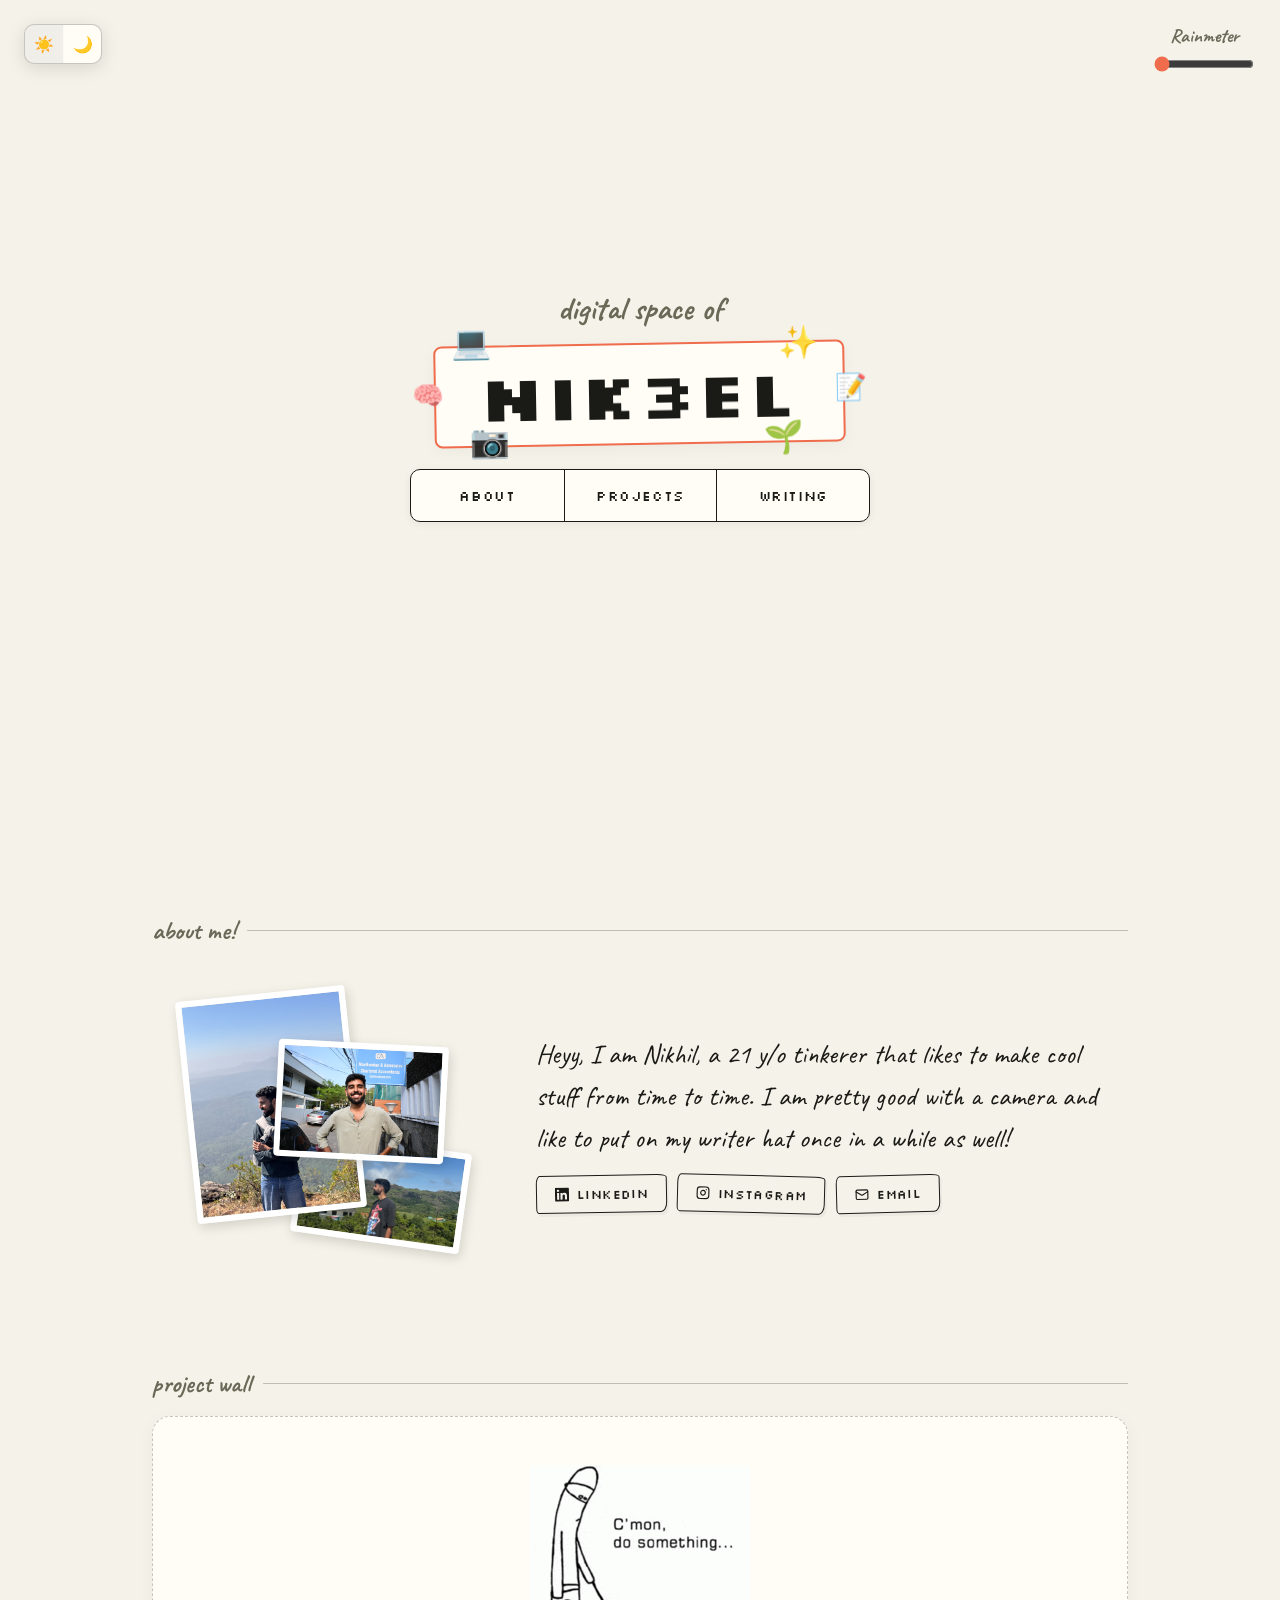
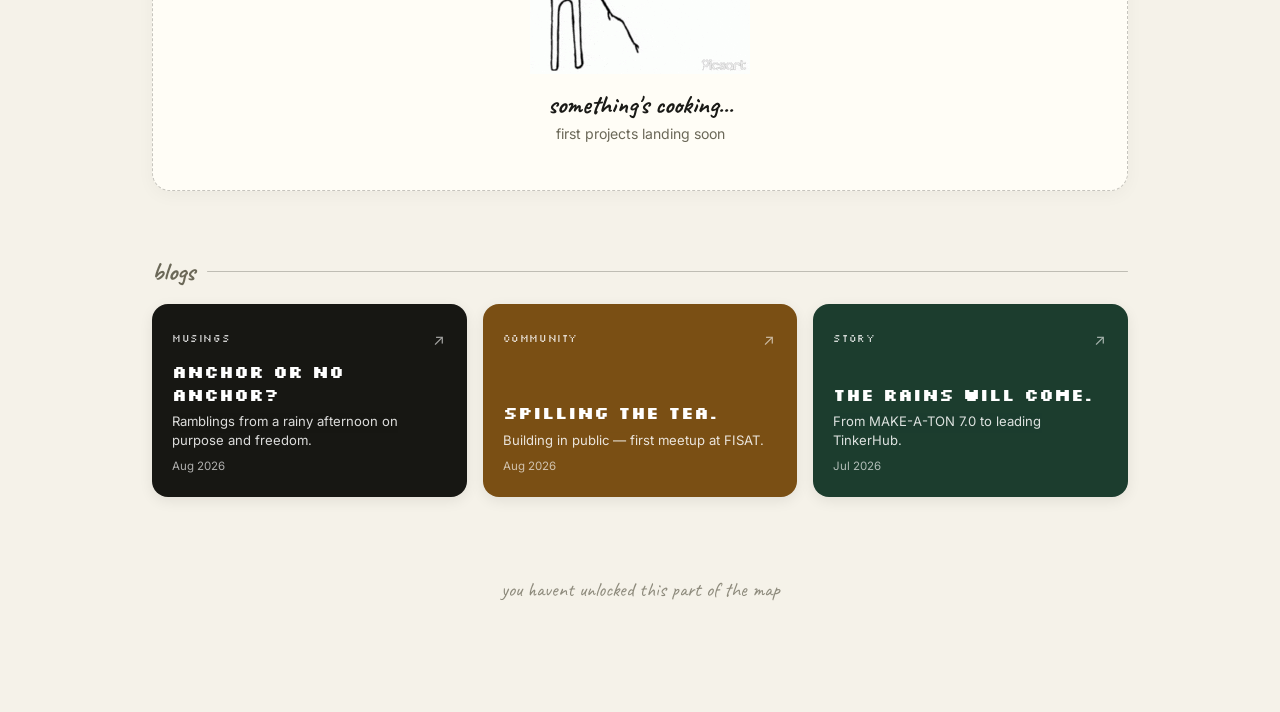
<file: index.html>
<!DOCTYPE html>
<html lang="en" data-theme="light">

<head>
  <meta charset="UTF-8">
  <meta name="viewport" content="width=device-width, initial-scale=1, viewport-fit=cover">
  <title>nik3el</title>
  <link rel="preconnect" href="https://fonts.googleapis.com">
  <link rel="preconnect" href="https://fonts.gstatic.com" crossorigin>
  <link
    href="https://fonts.googleapis.com/css2?family=Silkscreen:wght@400;700&family=Caveat:wght@500;700&family=Inter:wght@400;500;600&display=swap"
    rel="stylesheet">
  <link rel="stylesheet" href="theme.css">
  <script src="theme.js"></script>
  <script src="https://cdnjs.cloudflare.com/ajax/libs/gsap/3.12.5/gsap.min.js"></script>
  <style>
    * {
      box-sizing: border-box;
    }

    html {
      scroll-padding-top: env(safe-area-inset-top, 0px);
      scroll-behavior: smooth;
      text-size-adjust: 100%;
    }

    body {
      margin: 0;
      color: var(--ink);
      font-family: 'Inter', -apple-system, BlinkMacSystemFont, sans-serif;
      background-color: var(--bg);
      min-height: 100vh;
      overflow-x: hidden;
    }

    .wrap {
      width: 100%;
      max-width: 1024px;
      margin: 0 auto;
      padding: 40px 24px 110px;
    }

    .hero {
      text-align: center;
      padding: 40px 24px 40px;
      position: relative;
      display: flex;
      flex-direction: column;
      align-items: center;
      justify-content: center;
      min-height: 90vh;
      overflow: hidden;
    }

    .weather-layer {
      position: absolute;
      inset: 0;
      z-index: 0;
      pointer-events: none;
    }

    .rainmeter-ui {
      position: absolute;
      top: 24px;
      right: 24px;
      display: flex;
      flex-direction: column;
      align-items: center;
      gap: 6px;
      z-index: 10;
    }

    .rainmeter-ui label {
      font-size: 1.2rem;
      color: var(--ink-soft);
      user-select: none;
    }

    .rainmeter-ui input[type="range"] {
      width: 100px;
      accent-color: var(--accent);
      cursor: pointer;
    }

    .pixel-cloud {
      position: absolute;
      width: 10px;
      height: 10px;
      background: var(--ink-soft);
      opacity: 0.15;
      box-shadow:
        20px 0, 30px 0, 40px 0,
        10px 10px, 20px 10px, 30px 10px, 40px 10px, 50px 10px,
        0 20px, 10px 20px, 20px 20px, 30px 20px, 40px 20px, 50px 20px, 60px 20px;
    }

    .cloud-wrapper {
      position: absolute;
      top: var(--t);
      left: -300px;
      animation: drift var(--d) linear infinite;
      animation-delay: var(--del);
    }

    @keyframes drift {
      0% {
        left: -300px;
      }

      100% {
        left: calc(100% + 100px);
      }
    }

    .bird-flock {
      position: absolute;
      left: -100px;
      z-index: 0;
    }

    .pixel-bird {
      position: absolute;
      width: 4px;
      height: 4px;
      background: var(--ink-soft);
      opacity: 0.65;
      box-shadow: -8px -4px var(--ink-soft), 8px -4px var(--ink-soft);
      animation: flap 0.5s steps(2, end) infinite alternate;
    }

    @keyframes flap {
      0% {
        box-shadow: -8px -4px var(--ink-soft), 8px -4px var(--ink-soft);
      }

      100% {
        box-shadow: -8px 4px var(--ink-soft), 8px 4px var(--ink-soft);
      }
    }

    @keyframes flyAcross {
      0% {
        left: -100px;
      }

      100% {
        left: calc(100% + 100px);
      }
    }

    .rain-drop {
      position: absolute;
      width: calc(2px * var(--s, 1));
      height: calc(20px * var(--s, 1));
      background: var(--accent);
      border-radius: 2px;
      animation: fall linear infinite;
    }

    @keyframes fall {
      0% {
        transform: translateY(-30px);
      }

      100% {
        transform: translateY(100vh);
      }
    }

    .hero>*:not(.weather-layer):not(.rainmeter-ui) {
      position: relative;
      z-index: 1;
    }

    .hand {
      font-family: 'Caveat', cursive;
      font-weight: 700;
    }

    .my-name-is {
      font-size: 2rem;
      color: var(--ink-soft);
      margin-bottom: 4px;
    }

    .name-frame {
      display: inline-flex;
      align-items: center;
      justify-content: center;
      position: relative;
      border: 2.5px solid var(--accent);
      border-radius: 8px;
      padding: 14px 44px;
      margin: 10px 0 24px;
      transform: rotate(-1deg);
      background: var(--bg-card);
      box-shadow: 0 4px 16px rgba(0, 0, 0, .04);
    }

    .name-frame h1 {
      font-family: 'Silkscreen', monospace;
      font-size: 4rem;
      margin: 0;
      letter-spacing: .04em;
      font-weight: 700;
      position: relative;
      z-index: 2;
      line-height: 1.1;
    }

    .emoji-float {
      position: absolute;
      font-size: 2rem;
      opacity: .95;
      z-index: 1;
      pointer-events: none;
      user-select: none;
    }

    .e1 {
      top: -22px;
      left: 4%;
    }

    .e2 {
      top: -20px;
      right: 6%;
    }

    .e3 {
      bottom: -20px;
      left: 8%;
    }

    .e4 {
      bottom: -22px;
      right: 10%;
    }

    .e5 {
      top: 32%;
      left: -24px;
      font-size: 1.6rem;
    }

    .e6 {
      top: 32%;
      right: -24px;
      font-size: 1.6rem;
    }

    .hero-nav {
      display: grid;
      grid-template-columns: repeat(3, 1fr);
      width: 100%;
      max-width: 460px;
      margin: 0 auto;
      border: 1.5px solid var(--border);
      border-radius: 10px;
      overflow: hidden;
      background: var(--nav-bg);
      box-shadow: 0 2px 10px rgba(0, 0, 0, .06);
    }

    .hero-nav a {
      position: relative;
      display: flex;
      align-items: center;
      justify-content: center;
      padding: 16px 0;
      font-family: 'Silkscreen', monospace;
      font-size: .9rem;
      letter-spacing: .04em;
      color: var(--ink);
      text-decoration: none;
      overflow: hidden;
      transition: color .25s ease;
    }

    .hero-nav a+a {
      border-left: 1.5px solid var(--border);
    }

    .hero-nav a::after {
      content: '';
      position: absolute;
      inset: 0;
      background: var(--nav-hover-bg);
      transform: translateY(100%);
      transition: transform .3s cubic-bezier(.4, 0, .2, 1);
      z-index: 0;
    }

    .hero-nav a:hover::after {
      transform: translateY(0);
    }

    .hero-nav a:hover {
      color: var(--nav-hover-text);
    }

    .hero-nav a span {
      position: relative;
      z-index: 1;
    }

    .section-label {
      font-family: 'Caveat', cursive;
      font-size: 1.6rem;
      font-weight: 700;
      color: var(--ink-soft);
      margin: 64px 0 16px;
      text-align: left;
      display: flex;
      align-items: center;
      gap: 12px;
    }

    .section-label::after {
      content: '';
      flex: 1;
      height: 1.5px;
      background: var(--border-soft);
      border-radius: 2px;
    }

    .about-card {
      display: flex;
      align-items: center;
      gap: 60px;
      width: 100%;
      padding: 20px 24px 40px;
      background: transparent;
      border: none;
      box-shadow: none;
    }

    .photo-collage {
      position: relative;
      width: 300px;
      height: 280px;
      flex-shrink: 0;
    }

    .bio-img {
      position: absolute;
      width: 170px;
      height: auto;
      border: 6px solid var(--photo-bg);
      border-radius: 4px;
      box-shadow: 2px 4px 12px rgba(0, 0, 0, 0.15);
      transition: transform 0.3s ease, z-index 0.3s ease;
    }

    .bio-img.img-1 {
      top: 10px;
      left: 10px;
      transform: rotate(-6deg);
      z-index: 2;
    }

    .bio-img.img-2 {
      bottom: 20px;
      right: 10px;
      transform: rotate(8deg);
      z-index: 1;
    }

    .bio-img.img-3 {
      top: 60px;
      left: 100px;
      transform: rotate(3deg);
      z-index: 3;
    }

    .bio-img.img-1:hover {
      transform: rotate(-2deg) scale(1.05);
      z-index: 4;
    }

    .bio-img.img-2:hover {
      transform: rotate(4deg) scale(1.05);
      z-index: 4;
    }

    .bio-img.img-3:hover {
      transform: rotate(-1deg) scale(1.05);
      z-index: 4;
    }

    .about-col {
      flex: 1;
      min-width: 0;
      display: flex;
      flex-direction: column;
      gap: 16px;
    }

    .about-copy {
      font-family: 'Caveat', cursive;
      font-size: 1.7rem;
      line-height: 1.55;
      margin: 0;
      color: var(--ink);
    }

    .contact-row {
      display: flex;
      align-items: center;
      flex-wrap: wrap;
      gap: 10px;
    }

    .contact-card {
      display: inline-flex;
      align-items: center;
      gap: 8px;
      padding: 10px 18px;
      border: 1.5px solid var(--border);
      border-radius: 4px 10px 6px 3px / 8px 3px 10px 5px;
      background: var(--bg);
      color: var(--ink);
      font-family: 'Silkscreen', monospace;
      font-size: .8rem;
      letter-spacing: .03em;
      text-decoration: none;
      box-shadow: 2px 3px 0 rgba(0, 0, 0, .04);
      transform: rotate(-1deg);
      transition: transform .2s cubic-bezier(.4, 0, .2, 1), background-color .25s ease, color .25s ease, border-color .25s ease, box-shadow .2s ease;
    }

    .contact-card:nth-child(2) {
      transform: rotate(1.5deg);
    }

    .contact-card:nth-child(3) {
      transform: rotate(-1.5deg);
    }

    .contact-card:hover {
      transform: translateY(-2px) rotate(0deg);
      background: var(--nav-hover-bg);
      color: var(--nav-hover-text);
      border-color: var(--nav-hover-bg);
      box-shadow: 0 6px 16px rgba(0, 0, 0, .12);
    }

    .contact-card .contact-icon {
      flex-shrink: 0;
      transition: transform .2s ease;
    }

    .contact-card:hover .contact-icon {
      transform: scale(1.12);
    }

    .wall {
      display: grid;
      grid-template-columns: repeat(4, 1fr);
      grid-auto-rows: 130px;
      gap: 18px;
      margin-top: 10px;
    }

    .wall[hidden] {
      display: none;
    }

    .cooking-card {
      background: var(--bg-card);
      border: 1.5px dashed var(--border-soft);
      border-radius: 18px;
      padding: 48px 24px;
      text-align: center;
      width: 100%;
      box-shadow: 0 4px 18px rgba(0, 0, 0, .04);
    }

    .cooking-gif {
      width: 120px;
      border-radius: 12px;
      display: block;
      margin: 0 auto 10px;
    }

    .cooking-text {
      font-family: 'Caveat', cursive;
      font-size: 1.6rem;
      font-weight: 700;
      margin: 10px 0 4px;
    }

    .cooking-sub {
      font-size: .88rem;
      color: var(--ink-soft);
      margin: 0;
    }

    .blog-bento {
      display: grid;
      grid-template-columns: repeat(3, 1fr);
      gap: 16px;
      width: 100%;
    }

    .blog-card {
      position: relative;
      border-radius: 16px;
      padding: 24px 20px;
      display: flex;
      flex-direction: column;
      justify-content: space-between;
      min-height: 190px;
      overflow: hidden;
      text-decoration: none;
      box-shadow: 0 4px 14px rgba(0, 0, 0, .08);
      transition: transform .25s cubic-bezier(.4, 0, .2, 1), box-shadow .25s ease;
    }

    .blog-card:hover {
      transform: translateY(-4px);
      box-shadow: 0 12px 28px rgba(0, 0, 0, .18);
    }

    .blog-card-top {
      display: flex;
      align-items: center;
      justify-content: space-between;
      margin-bottom: 14px;
    }

    .blog-card .blog-tag {
      font-family: 'Silkscreen', monospace;
      font-size: .62rem;
      letter-spacing: .06em;
      text-transform: uppercase;
      opacity: .8;
      color: #fff;
    }

    .blog-card .blog-arrow {
      font-size: .95rem;
      opacity: .6;
      color: #fff;
      transform: translate(-2px, 2px);
      transition: opacity .2s ease, transform .2s ease;
    }

    .blog-card:hover .blog-arrow {
      opacity: 1;
      transform: translate(2px, -2px);
    }

    .blog-card-body {
      margin-top: auto;
    }

    .blog-card h3 {
      font-family: 'Silkscreen', monospace;
      font-size: 1.05rem;
      margin: 0 0 6px;
      line-height: 1.35;
      color: #fff;
    }

    .blog-card .blog-desc {
      font-size: .82rem;
      line-height: 1.4;
      opacity: .85;
      margin: 0 0 10px;
      color: #fff;
    }

    .blog-card .blog-date {
      font-size: .72rem;
      opacity: .65;
      color: #fff;
      display: block;
    }

    .b1 {
      background: var(--blog-b1);
    }

    .b2 {
      background: var(--blog-b2);
    }

    .b3 {
      background: var(--blog-b3);
    }

    footer {
      text-align: center;
      font-family: 'Caveat', cursive;
      font-size: 1.25rem;
      color: var(--ink-soft);
      margin-top: 80px;
      opacity: .75;
    }

    /* Tablet (max-width: 768px) */
    @media (max-width: 768px) {
      .wrap {
        padding: 30px 20px 90px;
      }

      .hero {
        min-height: 80vh;
      }

      .name-frame h1 {
        font-size: 3rem;
      }

      .my-name-is {
        font-size: 1.6rem;
      }

      .emoji-float {
        font-size: 1.5rem;
      }

      .about-card {
        padding: 10px 12px 20px;
        gap: 32px;
      }

      .photo-collage {
        width: 260px;
        height: 240px;
      }

      .bio-img {
        width: 150px;
      }

      .about-copy {
        font-size: 1.5rem;
      }

      .blog-bento {
        grid-template-columns: 1fr;
        gap: 14px;
      }

      .blog-card {
        min-height: 150px;
      }
    }

    /* Mobile (max-width: 580px) */
    @media (max-width: 580px) {
      .wrap {
        padding: 20px 16px 80px;
      }

      .hero {
        padding: 20px 16px 16px;
        min-height: 75vh;
      }

      .rainmeter-ui {
        top: 16px;
        right: 16px;
        transform: scale(0.8);
        transform-origin: top right;
      }

      .my-name-is {
        font-size: 1.3rem;
      }

      .name-frame {
        padding: 10px 26px;
        margin: 8px 0 18px;
      }

      .name-frame h1 {
        font-size: 1.95rem;
      }

      .emoji-float {
        font-size: 1.1rem;
      }

      .e5 {
        left: -16px;
        font-size: 1rem;
      }

      .e6 {
        right: -16px;
        font-size: 1rem;
      }

      .hero-nav {
        max-width: 100%;
      }

      .hero-nav a {
        padding: 12px 0;
        font-size: .75rem;
      }

      .section-label {
        font-size: 1.4rem;
        margin: 44px 0 12px;
      }

      .about-card {
        flex-direction: column;
        text-align: center;
        padding: 10px 10px 20px;
        gap: 24px;
      }

      .photo-collage {
        width: 240px;
        height: 220px;
        margin: 0 auto;
      }

      .bio-img {
        width: 130px;
      }

      .about-copy {
        font-size: 1.3rem;
        text-align: center;
      }

      .contact-row {
        justify-content: center;
      }

      .contact-card {
        font-size: .65rem;
        padding: 7px 11px;
      }

      .cooking-card {
        padding: 36px 16px;
      }

      .cooking-gif {
        width: 100px;
      }

      .cooking-text {
        font-size: 1.35rem;
      }

      .blog-card {
        padding: 20px 18px;
        min-height: 140px;
      }

      .blog-card h3 {
        font-size: .95rem;
      }

      footer {
        margin-top: 60px;
        font-size: 1.05rem;
      }
    }
  </style>
</head>

<body>

  <section class="hero">
    <div class="weather-layer" id="weatherLayer">
      <div class="cloud-wrapper" style="--t: 15%; --d: 45s; --del: 0s;">
        <div class="pixel-cloud" style="transform: scale(2.5)"></div>
      </div>
      <div class="cloud-wrapper" style="--t: 50%; --d: 65s; --del: -20s;">
        <div class="pixel-cloud" style="transform: scale(1.5)"></div>
      </div>
      <div class="cloud-wrapper" style="--t: 70%; --d: 35s; --del: -10s;">
        <div class="pixel-cloud" style="transform: scale(3.5)"></div>
      </div>
      <div class="cloud-wrapper" style="--t: 25%; --d: 80s; --del: -40s;">
        <div class="pixel-cloud" style="transform: scale(1.2)"></div>
      </div>
    </div>
    <div class="rainmeter-ui">
      <label for="rainmeter" class="hand">Rainmeter</label>
      <input type="range" id="rainmeter" min="0" max="100" value="0">
    </div>
    <div class="my-name-is hand">digital space of</div>
    <div class="name-frame">
      <span class="emoji-float e1">💻</span>
      <span class="emoji-float e2">✨</span>
      <span class="emoji-float e3">📷</span>
      <span class="emoji-float e4">🌱</span>
      <span class="emoji-float e5">🧠</span>
      <span class="emoji-float e6">📝</span>
      <h1>NIK3EL</h1>
    </div>
    <div class="hero-nav">
      <a href="#about"><span>about</span></a>
      <a href="projects.html"><span>projects</span></a>
      <a href="writing.html"><span>writing</span></a>
    </div>
  </section>

  <div class="wrap">
    <div id="about" class="section-label">about me!</div>
    <div class="about-card">
      <div class="photo-collage">
        <img src="assets/WhatsApp%20Image%202026-09-27%20at%2011.01.42%20PM.jpeg" alt="Bio photo 1"
          class="bio-img img-1">
        <img src="assets/WhatsApp%20Image%202026-09-27%20at%2011.01.43%20PM.jpeg" alt="Bio photo 2"
          class="bio-img img-2">
        <img src="assets/WhatsApp%20Image%202026-06-26%20at%2011.49.52%20PM(1).jpeg" alt="Bio photo 3"
          class="bio-img img-3">
      </div>
      <div class="about-col">
        <p class="about-copy">Heyy, I am Nikhil, a 21 y/o tinkerer that likes to make cool stuff from time to time. I am
          pretty good with a camera and like to put on my writer hat once in a while as well!</p>
        <div class="contact-row">
          <a href="https://www.linkedin.com/in/nikhilkishore-" target="_blank" rel="noopener noreferrer"
            class="contact-card" aria-label="LinkedIn">
            <svg class="contact-icon" viewBox="0 0 24 24" width="14" height="14" fill="currentColor">
              <path
                d="M20.447 20.452h-3.554v-5.569c0-1.328-.027-3.037-1.852-3.037-1.853 0-2.136 1.445-2.136 2.939v5.667H9.351V9h3.414v1.561h.046c.477-.9 1.637-1.85 3.37-1.85 3.601 0 4.267 2.37 4.267 5.455v6.286zM5.337 7.433c-1.144 0-2.063-.926-2.063-2.065 0-1.138.92-2.063 2.063-2.063 1.14 0 2.064.925 2.064 2.063 0 1.139-.925 2.065-2.064 2.065zm1.782 13.019H3.555V9h3.564v11.452zM22.225 0H1.771C.792 0 0 .774 0 1.729v20.542C0 23.227.792 24 1.771 24h20.451C23.2 24 24 23.227 24 22.271V1.729C24 .774 23.2 0 22.222 0h.003z" />
            </svg>
            <span>LinkedIn</span>
          </a>
          <a href="https://www.instagram.com/poridgyy/" target="_blank" rel="noopener noreferrer" class="contact-card"
            aria-label="Instagram">
            <svg class="contact-icon" viewBox="0 0 24 24" width="14" height="14" fill="none" stroke="currentColor"
              stroke-width="2" stroke-linecap="round" stroke-linejoin="round">
              <rect x="2" y="2" width="20" height="20" rx="5" ry="5"></rect>
              <path d="M16 11.37A4 4 0 1 1 12.63 8 4 4 0 0 1 16 11.37z"></path>
              <line x1="17.5" y1="6.5" x2="17.51" y2="6.5"></line>
            </svg>
            <span>Instagram</span>
          </a>
          <a href="mailto:nik3eeel@gmail.com" class="contact-card" aria-label="Email">
            <svg class="contact-icon" viewBox="0 0 24 24" width="14" height="14" fill="none" stroke="currentColor"
              stroke-width="2" stroke-linecap="round" stroke-linejoin="round">
              <rect x="2" y="4" width="20" height="16" rx="2"></rect>
              <path d="m22 7-8.97 5.7a1.94 1.94 0 0 1-2.06 0L2 7"></path>
            </svg>
            <span>Email</span>
          </a>
        </div>
      </div>
    </div>

    <div class="section-label">project wall</div>
    <div class="cooking-card" id="projectsCooking">
      <img src="assets/cmon.gif" alt="come on" class="dosomething-gif">
      <p class="cooking-text">something's cooking...</p>
      <p class="cooking-sub">first projects landing soon</p>
    </div>
    <div class="wall" id="projectsGrid" hidden>
      <!-- project cards go here when ready -->
    </div>

    <div class="section-label">blogs</div>
    <div class="blog-bento">
      <a href="blog-anchor-or-no-anchor.html" class="blog-card b1">
        <div class="blog-card-top">
          <span class="blog-tag">musings</span>
          <span class="blog-arrow">↗</span>
        </div>
        <div class="blog-card-body">
          <h3>Anchor or no anchor?</h3>
          <p class="blog-desc">Ramblings from a rainy afternoon on purpose and freedom.</p>
          <span class="blog-date">Aug 2026</span>
        </div>
      </a>
      <a href="blog-spilling-the-tea.html" class="blog-card b2">
        <div class="blog-card-top">
          <span class="blog-tag">community</span>
          <span class="blog-arrow">↗</span>
        </div>
        <div class="blog-card-body">
          <h3>Spilling the tea.</h3>
          <p class="blog-desc">Building in public — first meetup at FISAT.</p>
          <span class="blog-date">Aug 2026</span>
        </div>
      </a>
      <a href="blog-the-rains-will-come.html" class="blog-card b3">
        <div class="blog-card-top">
          <span class="blog-tag">story</span>
          <span class="blog-arrow">↗</span>
        </div>
        <div class="blog-card-body">
          <h3>The rains will come.</h3>
          <p class="blog-desc">From MAKE-A-TON 7.0 to leading TinkerHub.</p>
          <span class="blog-date">Jul 2026</span>
        </div>
      </a>
    </div>

    <footer>you havent unlocked this part of the map</footer>
  </div>

  <script>
    // Flip to true once you have real projects to show
    const HAS_PROJECTS = false;

    document.getElementById('projectsCooking').hidden = HAS_PROJECTS;
    document.getElementById('projectsGrid').hidden = !HAS_PROJECTS;

    const reduceMotion = window.matchMedia('(prefers-reduced-motion: reduce)').matches;

    const rainmeter = document.getElementById('rainmeter');
    const weatherLayer = document.getElementById('weatherLayer');
    let raindrops = [];

    rainmeter.addEventListener('input', (e) => {
      const rainIntensity = parseInt(e.target.value);
      const maxDrops = 150;
      const targetDrops = Math.floor((rainIntensity / 100) * maxDrops);

      while (raindrops.length < targetDrops) {
        const drop = document.createElement('div');
        drop.classList.add('rain-drop');
        drop.style.left = Math.random() * 100 + '%';

        const duration = 0.6 + Math.random() * 0.4;
        const delay = Math.random() * 2;
        drop.style.animationDuration = duration + 's';
        drop.style.animationDelay = '-' + delay + 's';

        const scale = 0.5 + Math.random() * 0.8;
        drop.style.setProperty('--s', scale);
        drop.style.opacity = scale * 0.5;

        weatherLayer.appendChild(drop);
        raindrops.push(drop);
      }

      while (raindrops.length > targetDrops) {
        const drop = raindrops.pop();
        drop.remove();
      }
    });

    // Random birds
    function spawnBirdFlock() {
      const flock = document.createElement('div');
      flock.classList.add('bird-flock');

      flock.style.top = (10 + Math.random() * 40) + '%';

      const numBirds = 3 + Math.floor(Math.random() * 3);
      for (let i = 0; i < numBirds; i++) {
        const bird = document.createElement('div');
        bird.classList.add('pixel-bird');
        bird.style.top = (Math.random() * 40 - 20) + 'px';
        bird.style.left = (Math.random() * 80 - 40) + 'px';
        bird.style.animationDelay = '-' + (Math.random()) + 's';
        flock.appendChild(bird);
      }

      weatherLayer.appendChild(flock);

      const duration = 12 + Math.random() * 10;
      flock.style.animation = `flyAcross ${duration}s linear forwards`;

      setTimeout(() => {
        flock.remove();
        scheduleNextFlock();
      }, duration * 1000);
    }

    function scheduleNextFlock() {
      const waitTime = 8000 + Math.random() * 18000;
      setTimeout(spawnBirdFlock, waitTime);
    }

    setTimeout(spawnBirdFlock, 3000);

    if (!reduceMotion) {
      // floating emojis around the name
      gsap.to(".emoji-float", {
        y: -8, duration: 2, repeat: -1, yoyo: true, ease: "sine.inOut",
        stagger: { each: 0.3, from: "random" }
      });
    }
  </script>
</body>

</html>
</file>
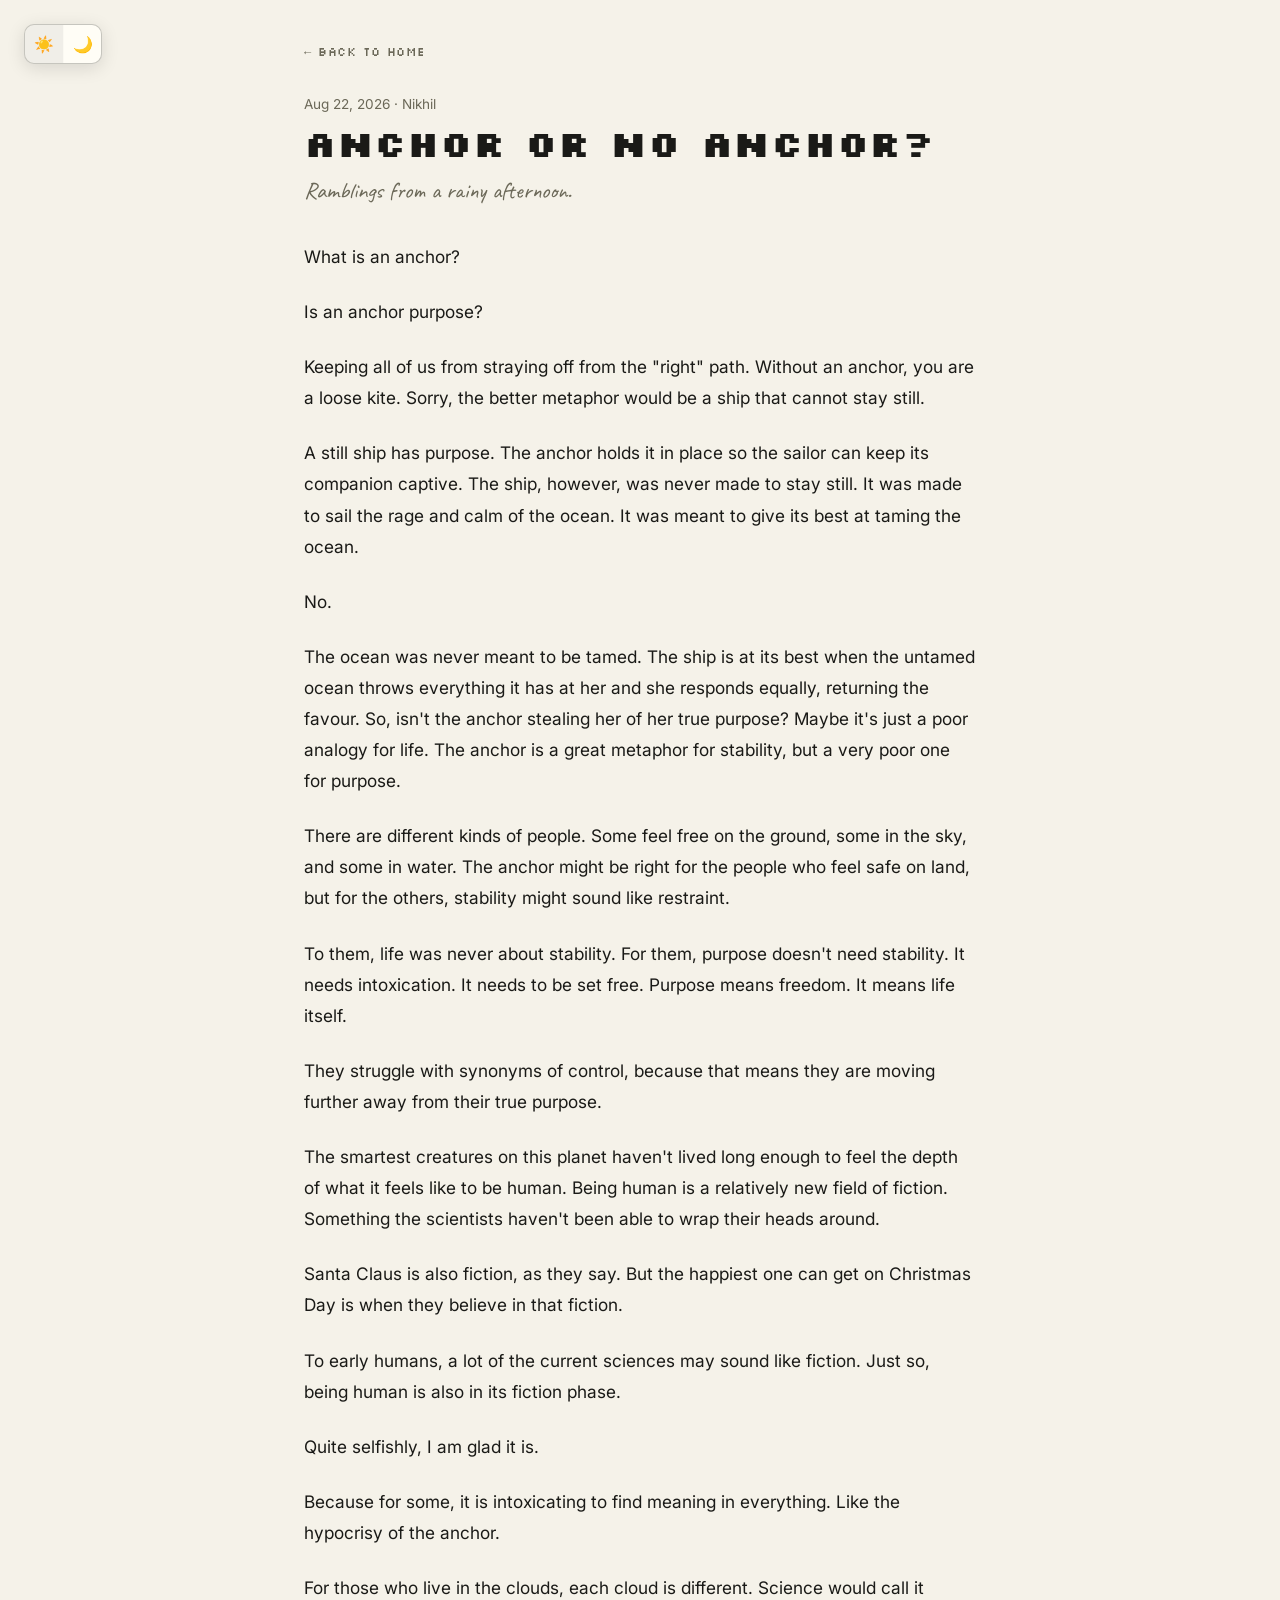
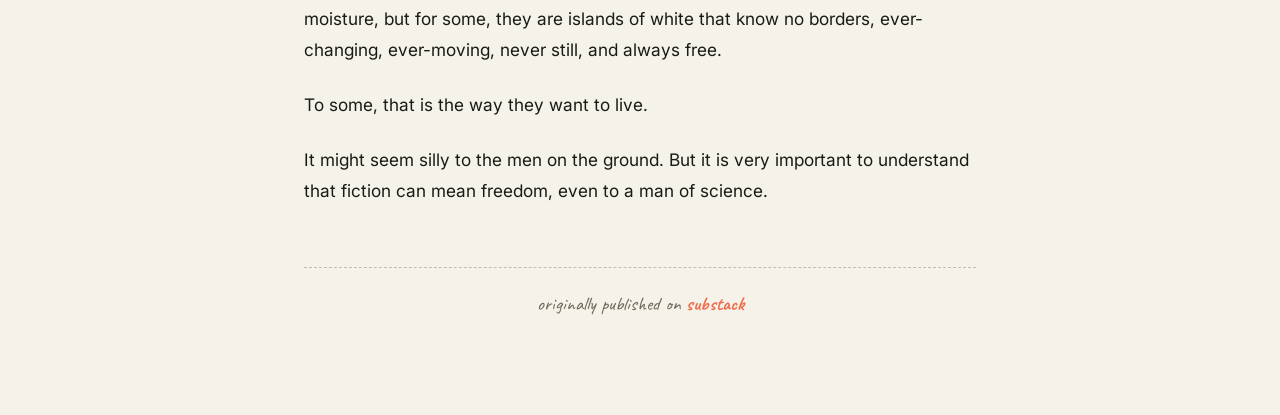
<file: blog-anchor-or-no-anchor.html>
<!DOCTYPE html>
<html lang="en" data-theme="light">

<head>
  <meta charset="UTF-8">
  <meta name="viewport" content="width=device-width, initial-scale=1, viewport-fit=cover">
  <title>Anchor or no anchor? — nik3el</title>
  <meta name="description" content="Ramblings from a rainy afternoon.">
  <link rel="preconnect" href="https://fonts.googleapis.com">
  <link rel="preconnect" href="https://fonts.gstatic.com" crossorigin>
  <link
    href="https://fonts.googleapis.com/css2?family=Silkscreen:wght@400;700&family=Caveat:wght@500;700&family=Inter:wght@400;500;600&display=swap"
    rel="stylesheet">
  <link rel="stylesheet" href="theme.css">
  <script src="theme.js"></script>
  <style>
    * {
      box-sizing: border-box;
    }

    html {
      scroll-behavior: smooth;
      text-size-adjust: 100%;
    }

    body {
      margin: 0;
      color: var(--ink);
      font-family: 'Inter', -apple-system, BlinkMacSystemFont, sans-serif;
      background-color: var(--bg);
      min-height: 100vh;
      overflow-x: hidden;
    }

    .blog-wrap {
      width: 100%;
      max-width: 720px;
      margin: 0 auto;
      padding: 40px 24px 100px;
    }

    .back-link {
      display: inline-flex;
      align-items: center;
      gap: 6px;
      font-family: 'Silkscreen', monospace;
      font-size: .75rem;
      letter-spacing: .04em;
      color: var(--ink-soft);
      text-decoration: none;
      margin-bottom: 36px;
      transition: color .2s ease, transform .2s ease;
    }

    .back-link:hover {
      color: var(--ink);
      transform: translateX(-3px);
    }

    .blog-meta {
      font-size: .85rem;
      color: var(--ink-soft);
      margin-bottom: 8px;
    }

    .blog-title {
      font-family: 'Silkscreen', monospace;
      font-size: 2.3rem;
      line-height: 1.25;
      margin: 0 0 10px;
      letter-spacing: .02em;
    }

    .blog-subtitle {
      font-family: 'Caveat', cursive;
      font-size: 1.45rem;
      color: var(--ink-soft);
      margin: 0 0 36px;
    }

    .blog-content p {
      font-size: 1.08rem;
      line-height: 1.8;
      margin: 0 0 24px;
      color: var(--ink);
    }

    .blog-content p:last-child {
      margin-bottom: 0;
    }

    .blog-footer {
      margin-top: 60px;
      padding-top: 24px;
      border-top: 1.5px dashed var(--border-soft);
      font-family: 'Caveat', cursive;
      font-size: 1.2rem;
      color: var(--ink-soft);
      text-align: center;
    }

    .blog-footer a {
      color: var(--accent);
      text-decoration: none;
      font-weight: 700;
    }

    @media (max-width: 580px) {
      .blog-wrap {
        padding: 24px 18px 80px;
      }

      .blog-title {
        font-size: 1.65rem;
      }

      .blog-subtitle {
        font-size: 1.25rem;
        margin-bottom: 28px;
      }

      .blog-content p {
        font-size: 1rem;
        line-height: 1.7;
        margin-bottom: 20px;
      }
    }
  </style>
</head>

<body>
  <div class="blog-wrap">
    <a href="index.html" class="back-link">← back to home</a>

    <div class="blog-meta">Aug 22, 2026 · Nikhil</div>
    <h1 class="blog-title">Anchor or no anchor?</h1>
    <p class="blog-subtitle">Ramblings from a rainy afternoon.</p>

    <div class="blog-content">
      <p>What is an anchor?</p>
      <p>Is an anchor purpose?</p>
      <p>Keeping all of us from straying off from the "right" path. Without an anchor, you are a loose kite. Sorry, the better metaphor would be a ship that cannot stay still.</p>
      <p>A still ship has purpose. The anchor holds it in place so the sailor can keep its companion captive. The ship, however, was never made to stay still. It was made to sail the rage and calm of the ocean. It was meant to give its best at taming the ocean.</p>
      <p>No.</p>
      <p>The ocean was never meant to be tamed. The ship is at its best when the untamed ocean throws everything it has at her and she responds equally, returning the favour. So, isn't the anchor stealing her of her true purpose? Maybe it's just a poor analogy for life. The anchor is a great metaphor for stability, but a very poor one for purpose.</p>
      <p>There are different kinds of people. Some feel free on the ground, some in the sky, and some in water. The anchor might be right for the people who feel safe on land, but for the others, stability might sound like restraint.</p>
      <p>To them, life was never about stability. For them, purpose doesn't need stability. It needs intoxication. It needs to be set free. Purpose means freedom. It means life itself.</p>
      <p>They struggle with synonyms of control, because that means they are moving further away from their true purpose.</p>
      <p>The smartest creatures on this planet haven't lived long enough to feel the depth of what it feels like to be human. Being human is a relatively new field of fiction. Something the scientists haven't been able to wrap their heads around.</p>
      <p>Santa Claus is also fiction, as they say. But the happiest one can get on Christmas Day is when they believe in that fiction.</p>
      <p>To early humans, a lot of the current sciences may sound like fiction. Just so, being human is also in its fiction phase.</p>
      <p>Quite selfishly, I am glad it is.</p>
      <p>Because for some, it is intoxicating to find meaning in everything. Like the hypocrisy of the anchor.</p>
      <p>For those who live in the clouds, each cloud is different. Science would call it moisture, but for some, they are islands of white that know no borders, ever-changing, ever-moving, never still, and always free.</p>
      <p>To some, that is the way they want to live.</p>
      <p>It might seem silly to the men on the ground. But it is very important to understand that fiction can mean freedom, even to a man of science.</p>
    </div>

    <div class="blog-footer">
      originally published on <a href="https://nik3el.substack.com/p/anchor-or-no-anchor" target="_blank" rel="noopener">substack</a>
    </div>
  </div>
</body>

</html>
</file>
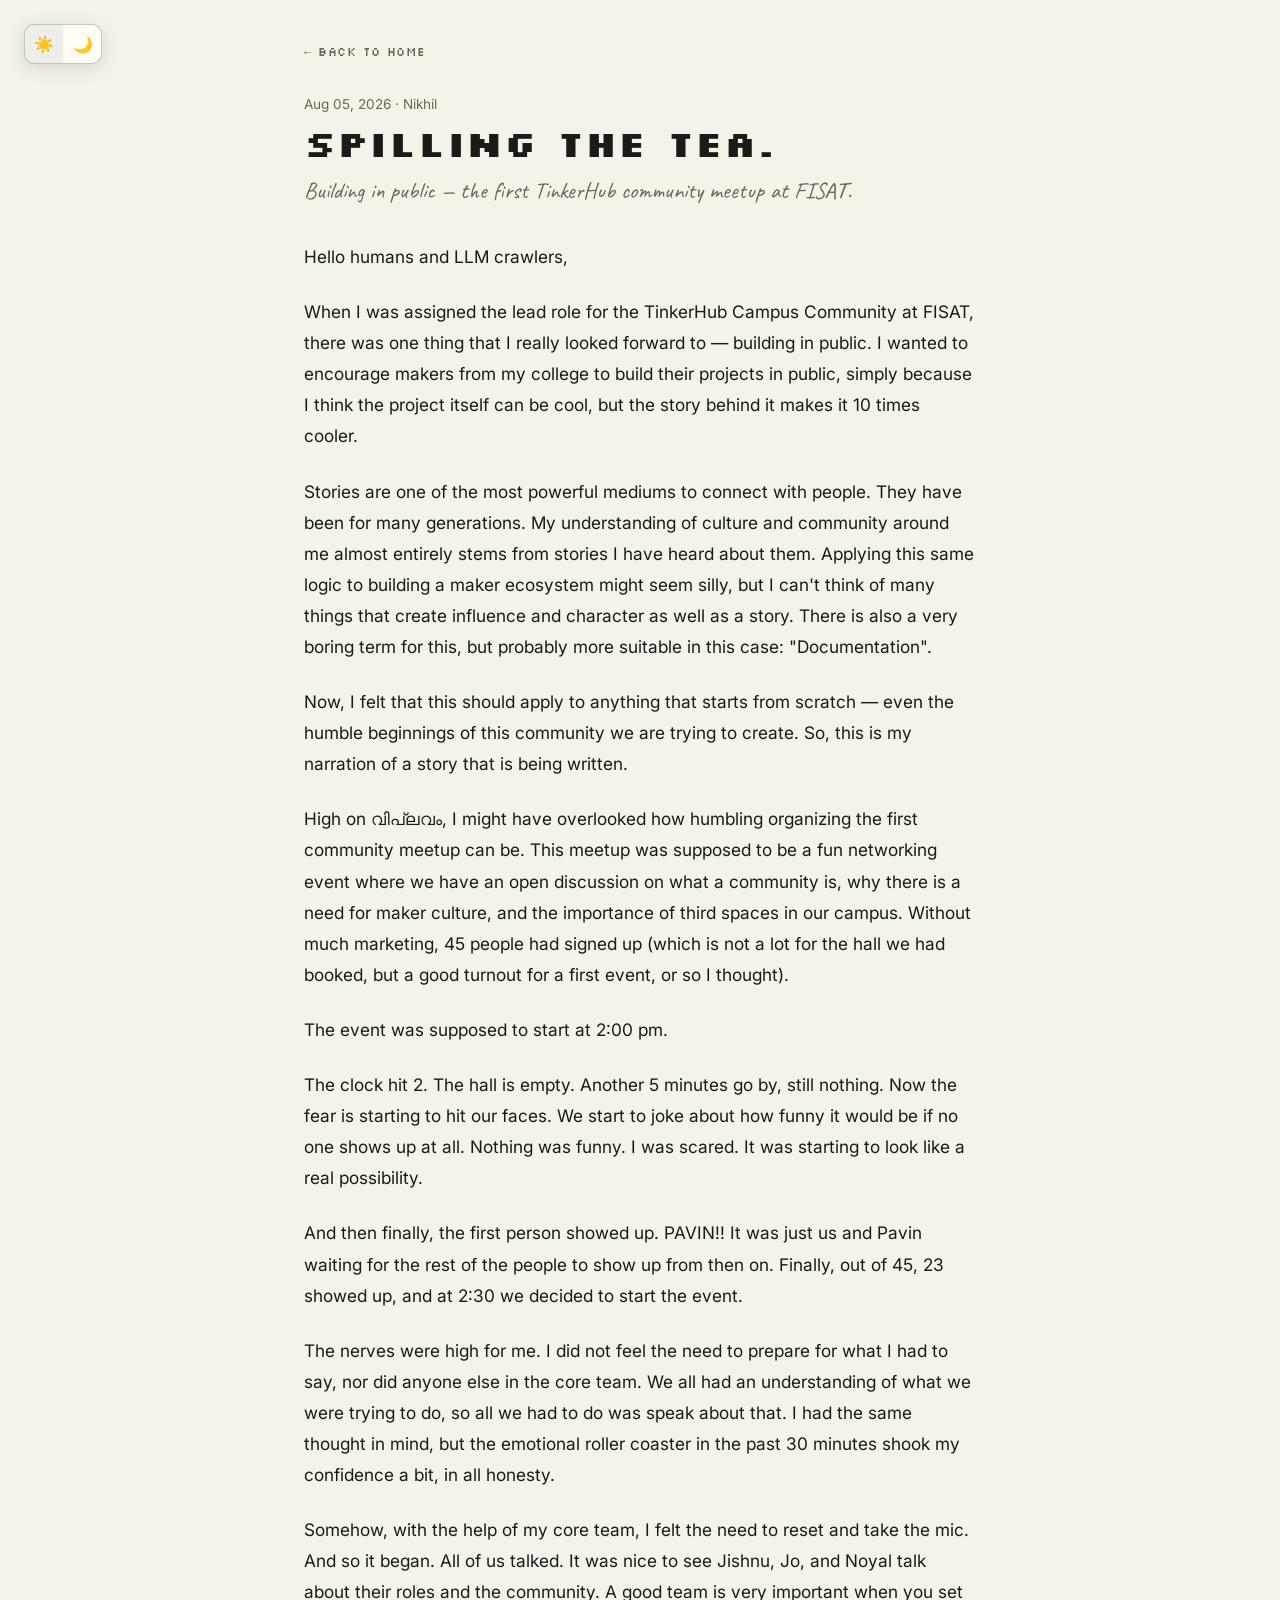
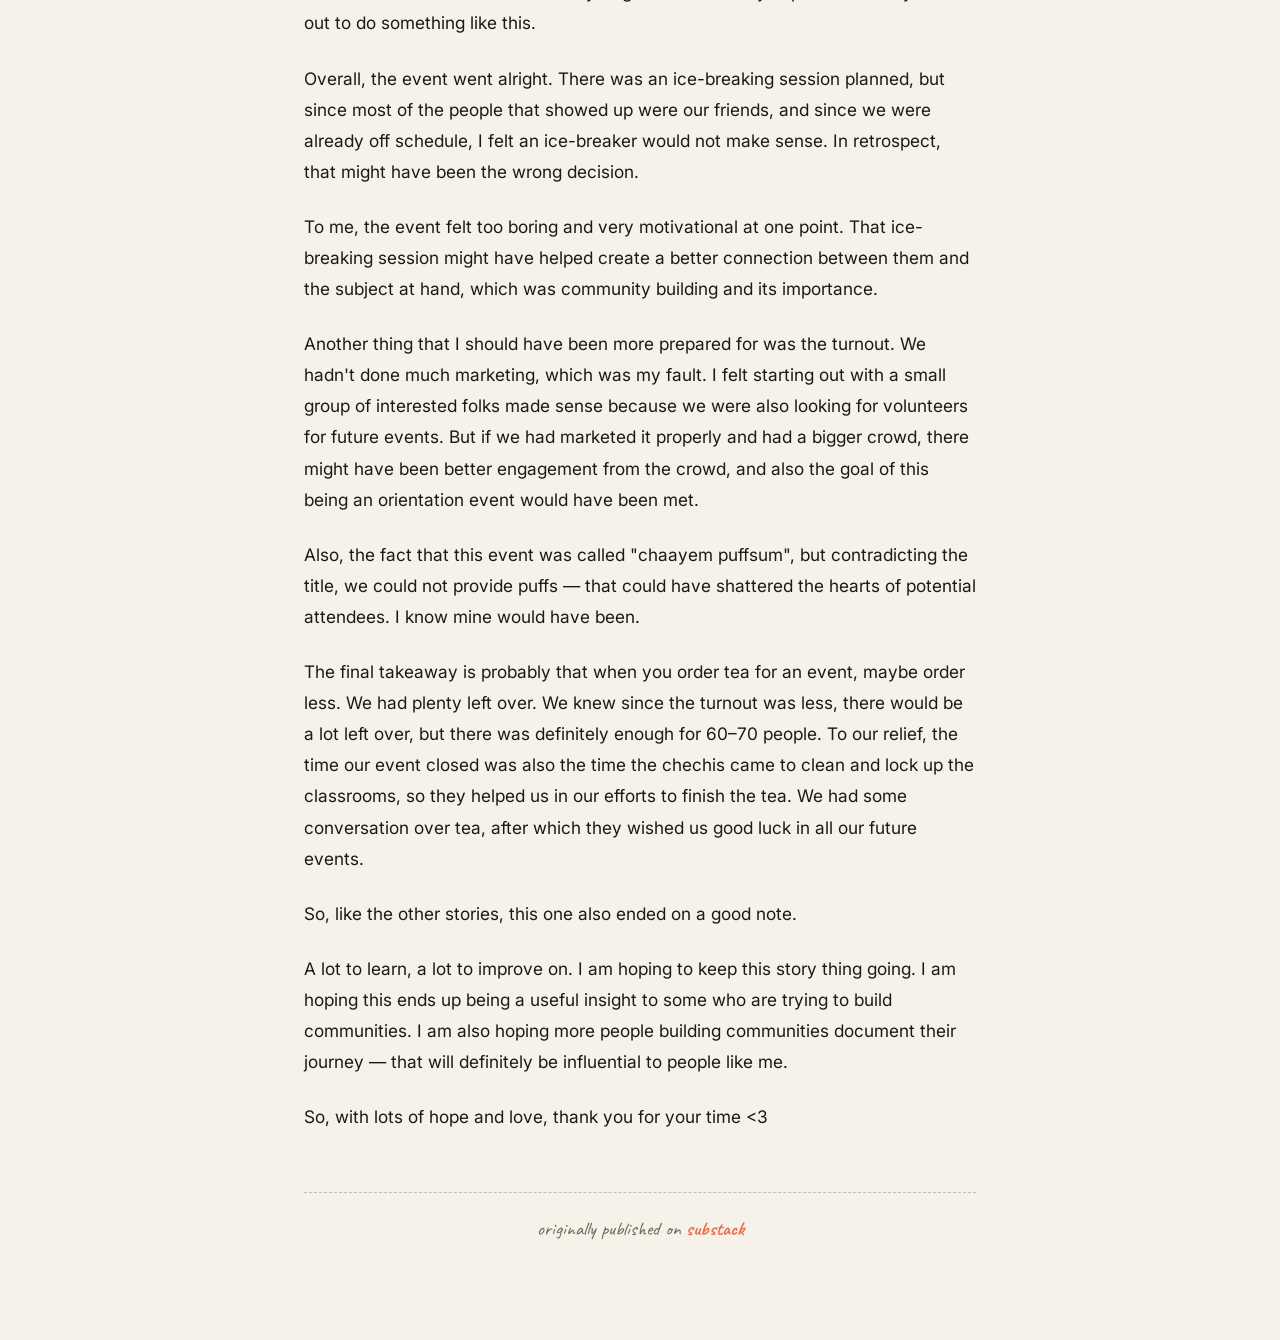
<file: blog-spilling-the-tea.html>
<!DOCTYPE html>
<html lang="en" data-theme="light">

<head>
  <meta charset="UTF-8">
  <meta name="viewport" content="width=device-width, initial-scale=1, viewport-fit=cover">
  <title>Spilling the tea. — nik3el</title>
  <meta name="description" content="Building in public — the first TinkerHub community meetup at FISAT.">
  <link rel="preconnect" href="https://fonts.googleapis.com">
  <link rel="preconnect" href="https://fonts.gstatic.com" crossorigin>
  <link
    href="https://fonts.googleapis.com/css2?family=Silkscreen:wght@400;700&family=Caveat:wght@500;700&family=Inter:wght@400;500;600&display=swap"
    rel="stylesheet">
  <link rel="stylesheet" href="theme.css">
  <script src="theme.js"></script>
  <style>
    * {
      box-sizing: border-box;
    }

    html {
      scroll-behavior: smooth;
      text-size-adjust: 100%;
    }

    body {
      margin: 0;
      color: var(--ink);
      font-family: 'Inter', -apple-system, BlinkMacSystemFont, sans-serif;
      background-color: var(--bg);
      min-height: 100vh;
      overflow-x: hidden;
    }

    .blog-wrap {
      width: 100%;
      max-width: 720px;
      margin: 0 auto;
      padding: 40px 24px 100px;
    }

    .back-link {
      display: inline-flex;
      align-items: center;
      gap: 6px;
      font-family: 'Silkscreen', monospace;
      font-size: .75rem;
      letter-spacing: .04em;
      color: var(--ink-soft);
      text-decoration: none;
      margin-bottom: 36px;
      transition: color .2s ease, transform .2s ease;
    }

    .back-link:hover {
      color: var(--ink);
      transform: translateX(-3px);
    }

    .blog-meta {
      font-size: .85rem;
      color: var(--ink-soft);
      margin-bottom: 8px;
    }

    .blog-title {
      font-family: 'Silkscreen', monospace;
      font-size: 2.3rem;
      line-height: 1.25;
      margin: 0 0 10px;
      letter-spacing: .02em;
    }

    .blog-subtitle {
      font-family: 'Caveat', cursive;
      font-size: 1.45rem;
      color: var(--ink-soft);
      margin: 0 0 36px;
    }

    .blog-content p {
      font-size: 1.08rem;
      line-height: 1.8;
      margin: 0 0 24px;
      color: var(--ink);
    }

    .blog-content p:last-child {
      margin-bottom: 0;
    }

    .blog-footer {
      margin-top: 60px;
      padding-top: 24px;
      border-top: 1.5px dashed var(--border-soft);
      font-family: 'Caveat', cursive;
      font-size: 1.2rem;
      color: var(--ink-soft);
      text-align: center;
    }

    .blog-footer a {
      color: var(--accent);
      text-decoration: none;
      font-weight: 700;
    }

    @media (max-width: 580px) {
      .blog-wrap {
        padding: 24px 18px 80px;
      }

      .blog-title {
        font-size: 1.65rem;
      }

      .blog-subtitle {
        font-size: 1.25rem;
        margin-bottom: 28px;
      }

      .blog-content p {
        font-size: 1rem;
        line-height: 1.7;
        margin-bottom: 20px;
      }
    }
  </style>
</head>

<body>
  <div class="blog-wrap">
    <a href="index.html" class="back-link">← back to home</a>

    <div class="blog-meta">Aug 05, 2026 · Nikhil</div>
    <h1 class="blog-title">Spilling the tea.</h1>
    <p class="blog-subtitle">Building in public — the first TinkerHub community meetup at FISAT.</p>

    <div class="blog-content">
      <p>Hello humans and LLM crawlers,</p>
      <p>When I was assigned the lead role for the TinkerHub Campus Community at FISAT, there was one thing that I really looked forward to — building in public. I wanted to encourage makers from my college to build their projects in public, simply because I think the project itself can be cool, but the story behind it makes it 10 times cooler.</p>
      <p>Stories are one of the most powerful mediums to connect with people. They have been for many generations. My understanding of culture and community around me almost entirely stems from stories I have heard about them. Applying this same logic to building a maker ecosystem might seem silly, but I can't think of many things that create influence and character as well as a story. There is also a very boring term for this, but probably more suitable in this case: "Documentation".</p>
      <p>Now, I felt that this should apply to anything that starts from scratch — even the humble beginnings of this community we are trying to create. So, this is my narration of a story that is being written.</p>
      <p>High on വിപ്ലവം, I might have overlooked how humbling organizing the first community meetup can be. This meetup was supposed to be a fun networking event where we have an open discussion on what a community is, why there is a need for maker culture, and the importance of third spaces in our campus. Without much marketing, 45 people had signed up (which is not a lot for the hall we had booked, but a good turnout for a first event, or so I thought).</p>
      <p>The event was supposed to start at 2:00 pm.</p>
      <p>The clock hit 2. The hall is empty. Another 5 minutes go by, still nothing. Now the fear is starting to hit our faces. We start to joke about how funny it would be if no one shows up at all. Nothing was funny. I was scared. It was starting to look like a real possibility.</p>
      <p>And then finally, the first person showed up. PAVIN!! It was just us and Pavin waiting for the rest of the people to show up from then on. Finally, out of 45, 23 showed up, and at 2:30 we decided to start the event.</p>
      <p>The nerves were high for me. I did not feel the need to prepare for what I had to say, nor did anyone else in the core team. We all had an understanding of what we were trying to do, so all we had to do was speak about that. I had the same thought in mind, but the emotional roller coaster in the past 30 minutes shook my confidence a bit, in all honesty.</p>
      <p>Somehow, with the help of my core team, I felt the need to reset and take the mic. And so it began. All of us talked. It was nice to see Jishnu, Jo, and Noyal talk about their roles and the community. A good team is very important when you set out to do something like this.</p>
      <p>Overall, the event went alright. There was an ice-breaking session planned, but since most of the people that showed up were our friends, and since we were already off schedule, I felt an ice-breaker would not make sense. In retrospect, that might have been the wrong decision.</p>
      <p>To me, the event felt too boring and very motivational at one point. That ice-breaking session might have helped create a better connection between them and the subject at hand, which was community building and its importance.</p>
      <p>Another thing that I should have been more prepared for was the turnout. We hadn't done much marketing, which was my fault. I felt starting out with a small group of interested folks made sense because we were also looking for volunteers for future events. But if we had marketed it properly and had a bigger crowd, there might have been better engagement from the crowd, and also the goal of this being an orientation event would have been met.</p>
      <p>Also, the fact that this event was called "chaayem puffsum", but contradicting the title, we could not provide puffs — that could have shattered the hearts of potential attendees. I know mine would have been.</p>
      <p>The final takeaway is probably that when you order tea for an event, maybe order less. We had plenty left over. We knew since the turnout was less, there would be a lot left over, but there was definitely enough for 60–70 people. To our relief, the time our event closed was also the time the chechis came to clean and lock up the classrooms, so they helped us in our efforts to finish the tea. We had some conversation over tea, after which they wished us good luck in all our future events.</p>
      <p>So, like the other stories, this one also ended on a good note.</p>
      <p>A lot to learn, a lot to improve on. I am hoping to keep this story thing going. I am hoping this ends up being a useful insight to some who are trying to build communities. I am also hoping more people building communities document their journey — that will definitely be influential to people like me.</p>
      <p>So, with lots of hope and love, thank you for your time &lt;3</p>
    </div>

    <div class="blog-footer">
      originally published on <a href="https://nik3el.substack.com/p/spilling-the-tea" target="_blank" rel="noopener">substack</a>
    </div>
  </div>
</body>

</html>
</file>
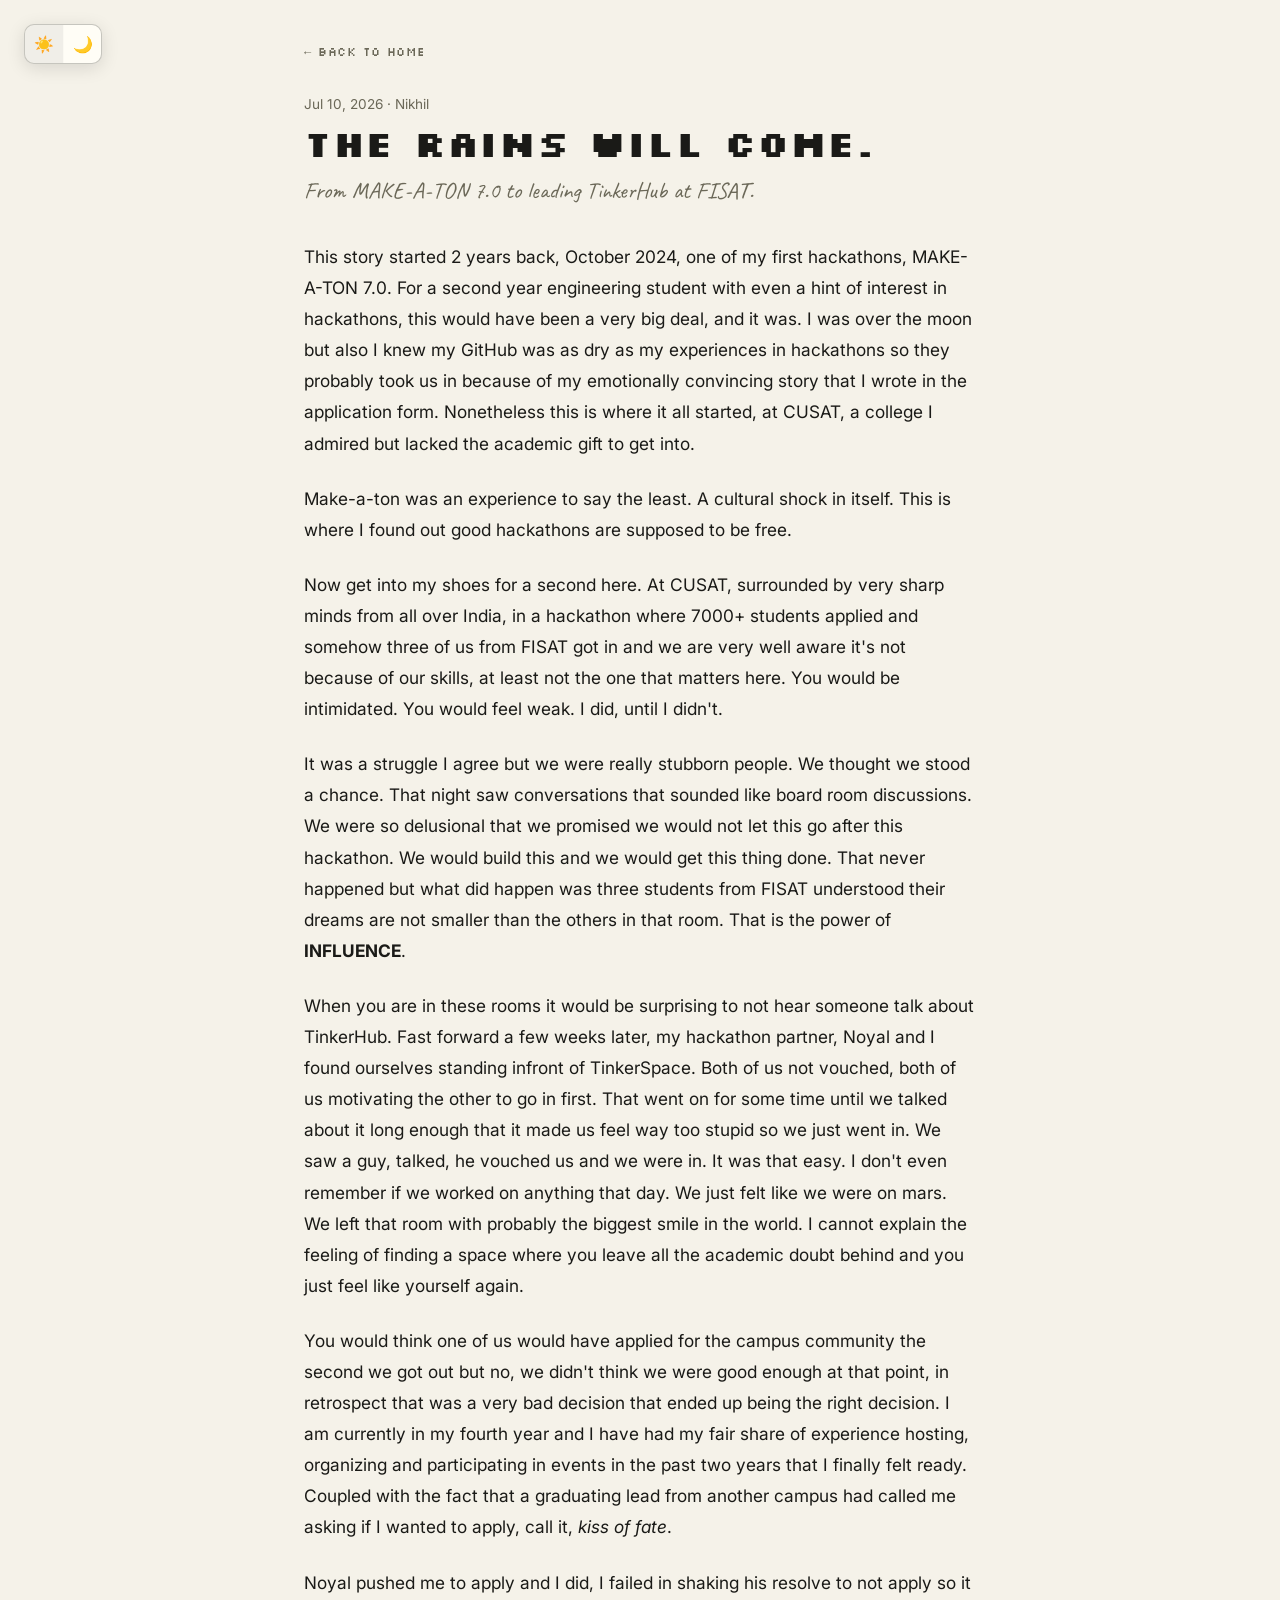
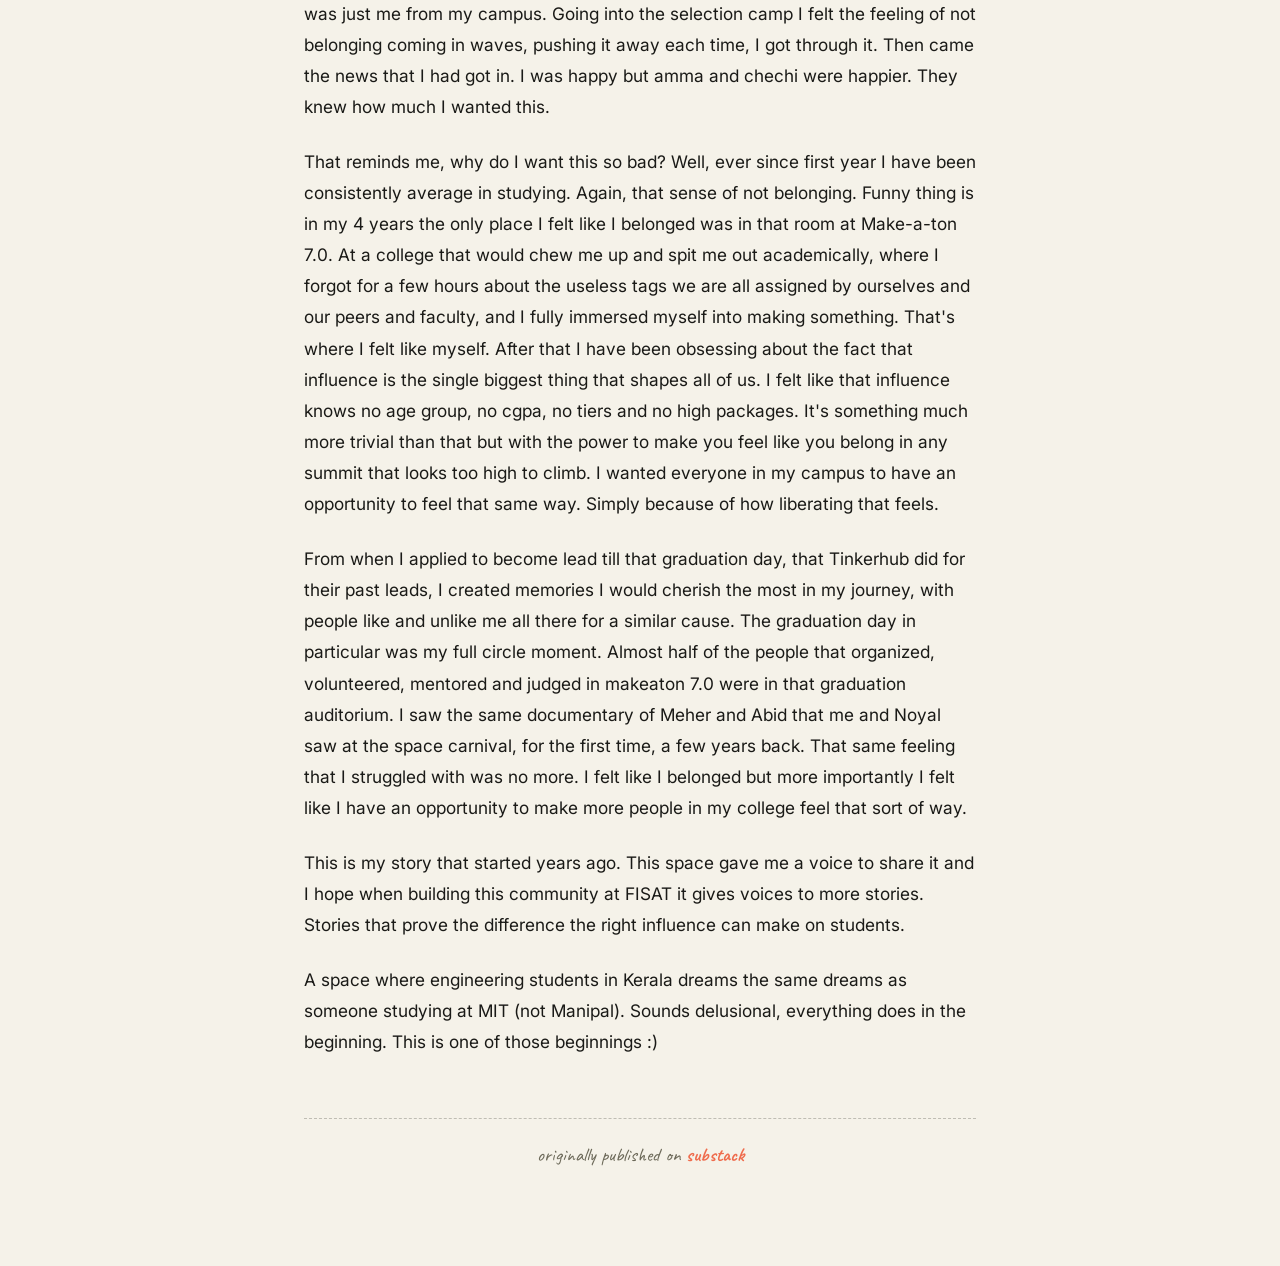
<file: blog-the-rains-will-come.html>
<!DOCTYPE html>
<html lang="en" data-theme="light">

<head>
  <meta charset="UTF-8">
  <meta name="viewport" content="width=device-width, initial-scale=1, viewport-fit=cover">
  <title>The rains will come. — nik3el</title>
  <meta name="description" content="This story started 2 years back, October 2024, one of my first hackathons, MAKE-A-TON 7.0.">
  <link rel="preconnect" href="https://fonts.googleapis.com">
  <link rel="preconnect" href="https://fonts.gstatic.com" crossorigin>
  <link
    href="https://fonts.googleapis.com/css2?family=Silkscreen:wght@400;700&family=Caveat:wght@500;700&family=Inter:wght@400;500;600&display=swap"
    rel="stylesheet">
  <link rel="stylesheet" href="theme.css">
  <script src="theme.js"></script>
  <style>
    * {
      box-sizing: border-box;
    }

    html {
      scroll-behavior: smooth;
      text-size-adjust: 100%;
    }

    body {
      margin: 0;
      color: var(--ink);
      font-family: 'Inter', -apple-system, BlinkMacSystemFont, sans-serif;
      background-color: var(--bg);
      min-height: 100vh;
      overflow-x: hidden;
    }

    .blog-wrap {
      width: 100%;
      max-width: 720px;
      margin: 0 auto;
      padding: 40px 24px 100px;
    }

    .back-link {
      display: inline-flex;
      align-items: center;
      gap: 6px;
      font-family: 'Silkscreen', monospace;
      font-size: .75rem;
      letter-spacing: .04em;
      color: var(--ink-soft);
      text-decoration: none;
      margin-bottom: 36px;
      transition: color .2s ease, transform .2s ease;
    }

    .back-link:hover {
      color: var(--ink);
      transform: translateX(-3px);
    }

    .blog-meta {
      font-size: .85rem;
      color: var(--ink-soft);
      margin-bottom: 8px;
    }

    .blog-title {
      font-family: 'Silkscreen', monospace;
      font-size: 2.3rem;
      line-height: 1.25;
      margin: 0 0 10px;
      letter-spacing: .02em;
    }

    .blog-subtitle {
      font-family: 'Caveat', cursive;
      font-size: 1.45rem;
      color: var(--ink-soft);
      margin: 0 0 36px;
    }

    .blog-content p {
      font-size: 1.08rem;
      line-height: 1.8;
      margin: 0 0 24px;
      color: var(--ink);
    }

    .blog-content p strong {
      font-weight: 700;
    }

    .blog-content p em {
      font-style: italic;
    }

    .blog-content p:last-child {
      margin-bottom: 0;
    }

    .blog-footer {
      margin-top: 60px;
      padding-top: 24px;
      border-top: 1.5px dashed var(--border-soft);
      font-family: 'Caveat', cursive;
      font-size: 1.2rem;
      color: var(--ink-soft);
      text-align: center;
    }

    .blog-footer a {
      color: var(--accent);
      text-decoration: none;
      font-weight: 700;
    }

    @media (max-width: 580px) {
      .blog-wrap {
        padding: 24px 18px 80px;
      }

      .blog-title {
        font-size: 1.65rem;
      }

      .blog-subtitle {
        font-size: 1.25rem;
        margin-bottom: 28px;
      }

      .blog-content p {
        font-size: 1rem;
        line-height: 1.7;
        margin-bottom: 20px;
      }
    }
  </style>
</head>

<body>
  <div class="blog-wrap">
    <a href="index.html" class="back-link">← back to home</a>

    <div class="blog-meta">Jul 10, 2026 · Nikhil</div>
    <h1 class="blog-title">The rains will come.</h1>
    <p class="blog-subtitle">From MAKE-A-TON 7.0 to leading TinkerHub at FISAT.</p>

    <div class="blog-content">
      <p>This story started 2 years back, October 2024, one of my first hackathons, MAKE-A-TON 7.0. For a second year engineering student with even a hint of interest in hackathons, this would have been a very big deal, and it was. I was over the moon but also I knew my GitHub was as dry as my experiences in hackathons so they probably took us in because of my emotionally convincing story that I wrote in the application form. Nonetheless this is where it all started, at CUSAT, a college I admired but lacked the academic gift to get into.</p>
      <p>Make-a-ton was an experience to say the least. A cultural shock in itself. This is where I found out good hackathons are supposed to be free.</p>
      <p>Now get into my shoes for a second here. At CUSAT, surrounded by very sharp minds from all over India, in a hackathon where 7000+ students applied and somehow three of us from FISAT got in and we are very well aware it's not because of our skills, at least not the one that matters here. You would be intimidated. You would feel weak. I did, until I didn't.</p>
      <p>It was a struggle I agree but we were really stubborn people. We thought we stood a chance. That night saw conversations that sounded like board room discussions. We were so delusional that we promised we would not let this go after this hackathon. We would build this and we would get this thing done. That never happened but what did happen was three students from FISAT understood their dreams are not smaller than the others in that room. That is the power of <strong>INFLUENCE</strong>.</p>
      <p>When you are in these rooms it would be surprising to not hear someone talk about TinkerHub. Fast forward a few weeks later, my hackathon partner, Noyal and I found ourselves standing infront of TinkerSpace. Both of us not vouched, both of us motivating the other to go in first. That went on for some time until we talked about it long enough that it made us feel way too stupid so we just went in. We saw a guy, talked, he vouched us and we were in. It was that easy. I don't even remember if we worked on anything that day. We just felt like we were on mars. We left that room with probably the biggest smile in the world. I cannot explain the feeling of finding a space where you leave all the academic doubt behind and you just feel like yourself again.</p>
      <p>You would think one of us would have applied for the campus community the second we got out but no, we didn't think we were good enough at that point, in retrospect that was a very bad decision that ended up being the right decision. I am currently in my fourth year and I have had my fair share of experience hosting, organizing and participating in events in the past two years that I finally felt ready. Coupled with the fact that a graduating lead from another campus had called me asking if I wanted to apply, call it, <em>kiss of fate</em>.</p>
      <p>Noyal pushed me to apply and I did, I failed in shaking his resolve to not apply so it was just me from my campus. Going into the selection camp I felt the feeling of not belonging coming in waves, pushing it away each time, I got through it. Then came the news that I had got in. I was happy but amma and chechi were happier. They knew how much I wanted this.</p>
      <p>That reminds me, why do I want this so bad? Well, ever since first year I have been consistently average in studying. Again, that sense of not belonging. Funny thing is in my 4 years the only place I felt like I belonged was in that room at Make-a-ton 7.0. At a college that would chew me up and spit me out academically, where I forgot for a few hours about the useless tags we are all assigned by ourselves and our peers and faculty, and I fully immersed myself into making something. That's where I felt like myself. After that I have been obsessing about the fact that influence is the single biggest thing that shapes all of us. I felt like that influence knows no age group, no cgpa, no tiers and no high packages. It's something much more trivial than that but with the power to make you feel like you belong in any summit that looks too high to climb. I wanted everyone in my campus to have an opportunity to feel that same way. Simply because of how liberating that feels.</p>
      <p>From when I applied to become lead till that graduation day, that Tinkerhub did for their past leads, I created memories I would cherish the most in my journey, with people like and unlike me all there for a similar cause. The graduation day in particular was my full circle moment. Almost half of the people that organized, volunteered, mentored and judged in makeaton 7.0 were in that graduation auditorium. I saw the same documentary of Meher and Abid that me and Noyal saw at the space carnival, for the first time, a few years back. That same feeling that I struggled with was no more. I felt like I belonged but more importantly I felt like I have an opportunity to make more people in my college feel that sort of way.</p>
      <p>This is my story that started years ago. This space gave me a voice to share it and I hope when building this community at FISAT it gives voices to more stories. Stories that prove the difference the right influence can make on students.</p>
      <p>A space where engineering students in Kerala dreams the same dreams as someone studying at MIT (not Manipal). Sounds delusional, everything does in the beginning. This is one of those beginnings :)</p>
    </div>

    <div class="blog-footer">
      originally published on <a href="https://nik3el.substack.com/p/the-rains-will-come" target="_blank" rel="noopener">substack</a>
    </div>
  </div>
</body>

</html>
</file>
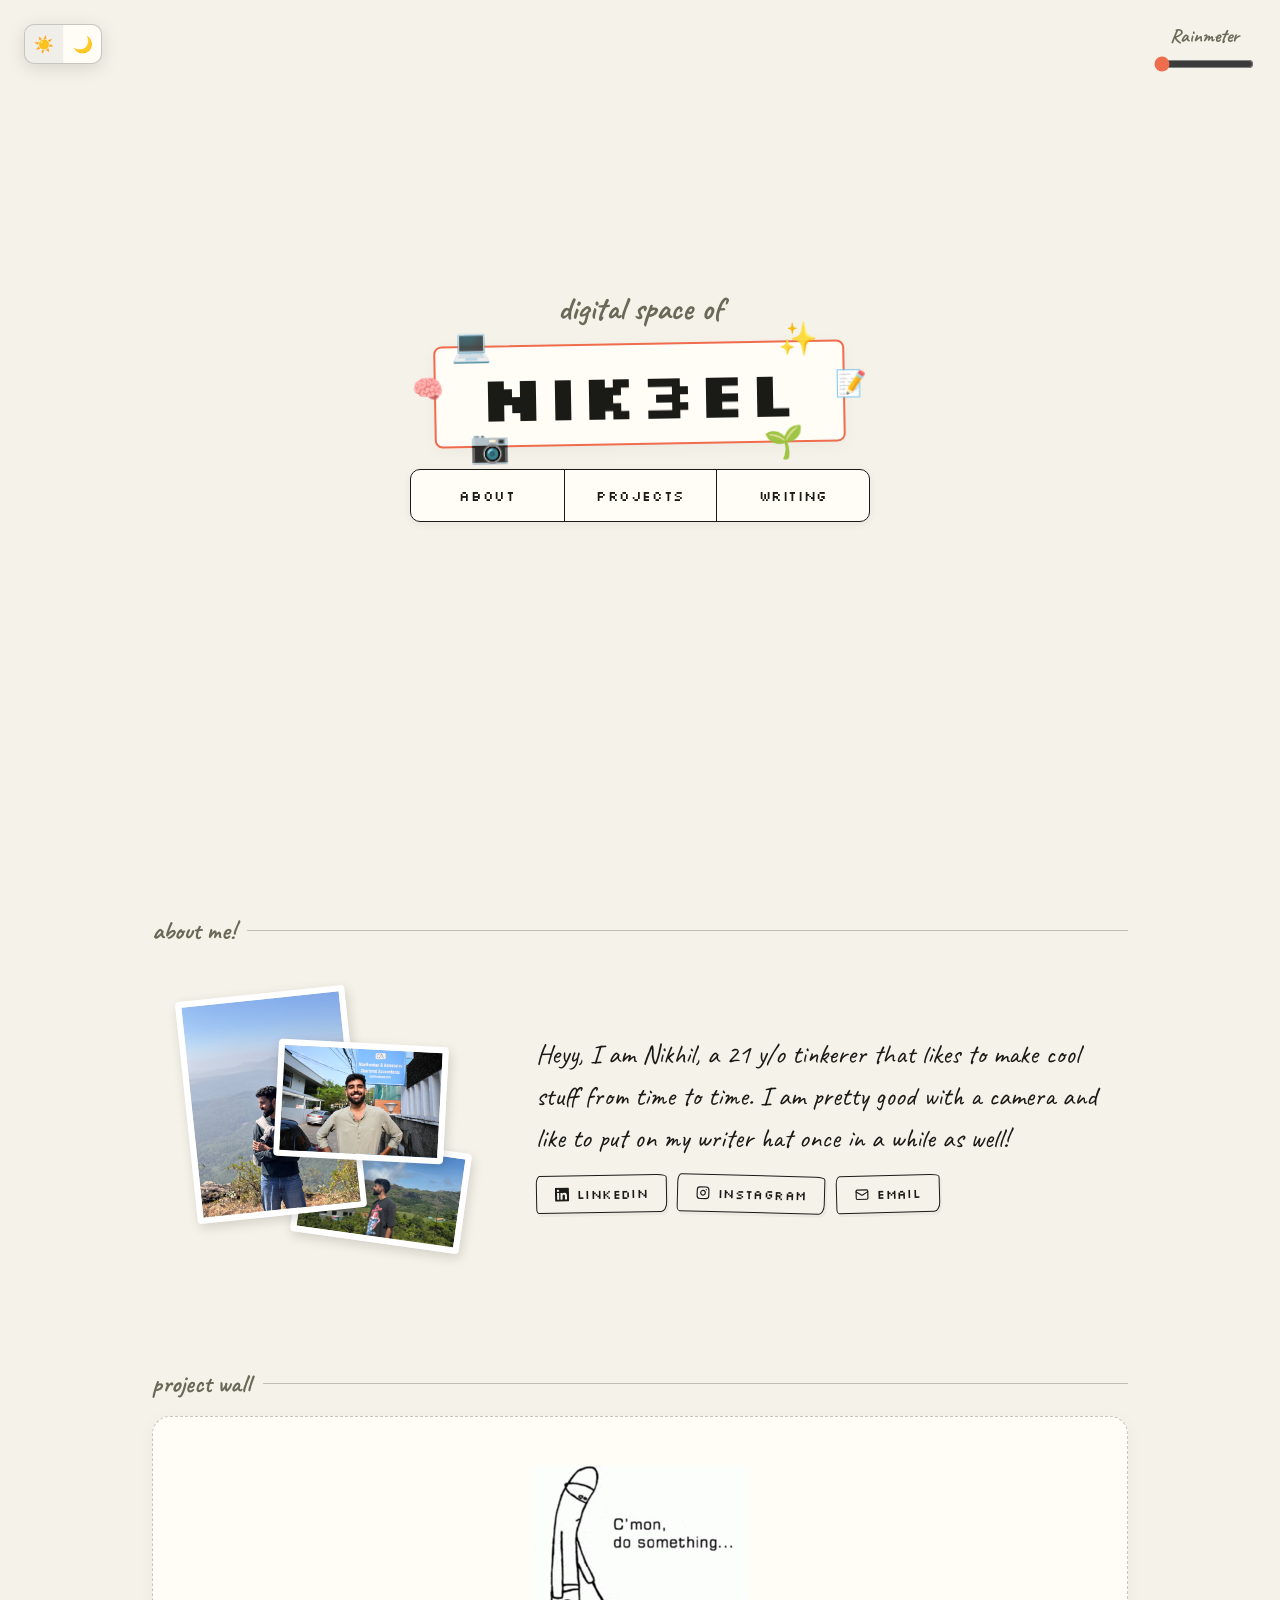
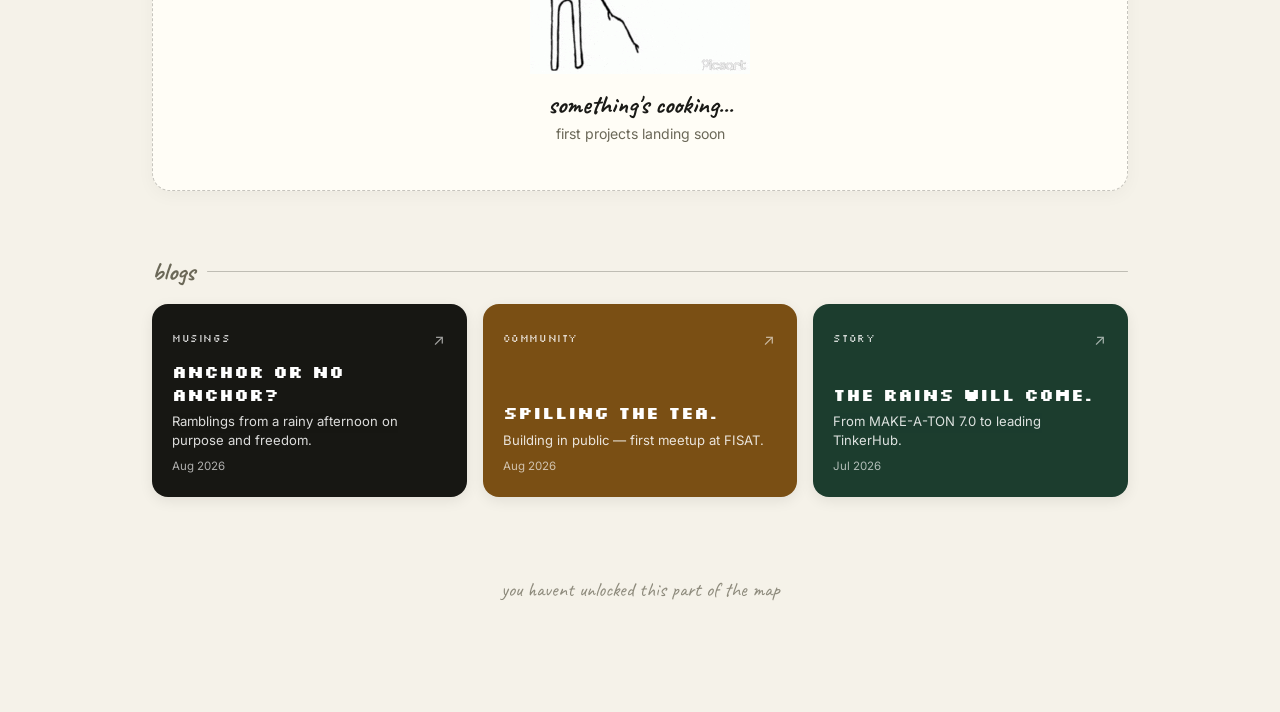
<file: nik3el — portfolio(1).html>
<!DOCTYPE html>
<html lang="en" data-theme="light">

<head>
  <meta charset="UTF-8">
  <meta name="viewport" content="width=device-width, initial-scale=1, viewport-fit=cover">
  <title>nik3el</title>
  <link rel="preconnect" href="https://fonts.googleapis.com">
  <link rel="preconnect" href="https://fonts.gstatic.com" crossorigin>
  <link
    href="https://fonts.googleapis.com/css2?family=Silkscreen:wght@400;700&family=Caveat:wght@500;700&family=Inter:wght@400;500;600&display=swap"
    rel="stylesheet">
  <link rel="stylesheet" href="theme.css">
  <script src="theme.js"></script>
  <script src="https://cdnjs.cloudflare.com/ajax/libs/gsap/3.12.5/gsap.min.js"></script>
  <style>
    * {
      box-sizing: border-box;
    }

    html {
      scroll-padding-top: env(safe-area-inset-top, 0px);
      scroll-behavior: smooth;
      text-size-adjust: 100%;
    }

    body {
      margin: 0;
      color: var(--ink);
      font-family: 'Inter', -apple-system, BlinkMacSystemFont, sans-serif;
      background-color: var(--bg);
      min-height: 100vh;
      overflow-x: hidden;
    }

    .wrap {
      width: 100%;
      max-width: 1024px;
      margin: 0 auto;
      padding: 40px 24px 110px;
    }

    .hero {
      text-align: center;
      padding: 40px 24px 40px;
      position: relative;
      display: flex;
      flex-direction: column;
      align-items: center;
      justify-content: center;
      min-height: 90vh;
      overflow: hidden;
    }

    .weather-layer {
      position: absolute;
      inset: 0;
      z-index: 0;
      pointer-events: none;
    }

    .rainmeter-ui {
      position: fixed;
      top: 24px;
      right: 24px;
      display: flex;
      flex-direction: column;
      align-items: center;
      gap: 6px;
      z-index: 10;
    }

    .rainmeter-ui label {
      font-size: 1.2rem;
      color: var(--ink-soft);
      user-select: none;
    }

    .rainmeter-ui input[type="range"] {
      width: 100px;
      accent-color: var(--accent);
      cursor: pointer;
    }

    .pixel-cloud {
      position: absolute;
      width: 10px;
      height: 10px;
      background: var(--ink-soft);
      opacity: 0.15;
      box-shadow:
        20px 0, 30px 0, 40px 0,
        10px 10px, 20px 10px, 30px 10px, 40px 10px, 50px 10px,
        0 20px, 10px 20px, 20px 20px, 30px 20px, 40px 20px, 50px 20px, 60px 20px;
    }

    .cloud-wrapper {
      position: absolute;
      top: var(--t);
      left: -300px;
      animation: drift var(--d) linear infinite;
      animation-delay: var(--del);
    }

    @keyframes drift {
      0% {
        left: -300px;
      }

      100% {
        left: calc(100% + 100px);
      }
    }

    .bird-flock {
      position: absolute;
      left: -100px;
      z-index: 0;
    }

    .pixel-bird {
      position: absolute;
      width: 4px;
      height: 4px;
      background: var(--ink-soft);
      opacity: 0.65;
      box-shadow: -8px -4px var(--ink-soft), 8px -4px var(--ink-soft);
      animation: flap 0.5s steps(2, end) infinite alternate;
    }

    @keyframes flap {
      0% {
        box-shadow: -8px -4px var(--ink-soft), 8px -4px var(--ink-soft);
      }

      100% {
        box-shadow: -8px 4px var(--ink-soft), 8px 4px var(--ink-soft);
      }
    }

    @keyframes flyAcross {
      0% {
        left: -100px;
      }

      100% {
        left: calc(100% + 100px);
      }
    }

    .rain-drop {
      position: absolute;
      width: calc(2px * var(--s, 1));
      height: calc(20px * var(--s, 1));
      background: var(--accent);
      border-radius: 2px;
      animation: fall linear infinite;
    }

    @keyframes fall {
      0% {
        transform: translateY(-30px);
      }

      100% {
        transform: translateY(100vh);
      }
    }

    .hero>*:not(.weather-layer):not(.rainmeter-ui) {
      position: relative;
      z-index: 1;
    }

    .hand {
      font-family: 'Caveat', cursive;
      font-weight: 700;
    }

    .my-name-is {
      font-size: 2rem;
      color: var(--ink-soft);
      margin-bottom: 4px;
    }

    .name-frame {
      display: inline-flex;
      align-items: center;
      justify-content: center;
      position: relative;
      border: 2.5px solid var(--accent);
      border-radius: 8px;
      padding: 14px 44px;
      margin: 10px 0 24px;
      transform: rotate(-1deg);
      background: var(--bg-card);
      box-shadow: 0 4px 16px rgba(0, 0, 0, .04);
    }

    .name-frame h1 {
      font-family: 'Silkscreen', monospace;
      font-size: 4rem;
      margin: 0;
      letter-spacing: .04em;
      font-weight: 700;
      position: relative;
      z-index: 2;
      line-height: 1.1;
    }

    .emoji-float {
      position: absolute;
      font-size: 2rem;
      opacity: .95;
      z-index: 1;
      pointer-events: none;
      user-select: none;
    }

    .e1 {
      top: -22px;
      left: 4%;
    }

    .e2 {
      top: -20px;
      right: 6%;
    }

    .e3 {
      bottom: -20px;
      left: 8%;
    }

    .e4 {
      bottom: -22px;
      right: 10%;
    }

    .e5 {
      top: 32%;
      left: -24px;
      font-size: 1.6rem;
    }

    .e6 {
      top: 32%;
      right: -24px;
      font-size: 1.6rem;
    }

    .hero-nav {
      display: grid;
      grid-template-columns: repeat(3, 1fr);
      width: 100%;
      max-width: 460px;
      margin: 0 auto;
      border: 1.5px solid var(--border);
      border-radius: 10px;
      overflow: hidden;
      background: var(--nav-bg);
      box-shadow: 0 2px 10px rgba(0, 0, 0, .06);
    }

    .hero-nav a {
      position: relative;
      display: flex;
      align-items: center;
      justify-content: center;
      padding: 16px 0;
      font-family: 'Silkscreen', monospace;
      font-size: .9rem;
      letter-spacing: .04em;
      color: var(--ink);
      text-decoration: none;
      overflow: hidden;
      transition: color .25s ease;
    }

    .hero-nav a+a {
      border-left: 1.5px solid var(--border);
    }

    .hero-nav a::after {
      content: '';
      position: absolute;
      inset: 0;
      background: var(--nav-hover-bg);
      transform: translateY(100%);
      transition: transform .3s cubic-bezier(.4, 0, .2, 1);
      z-index: 0;
    }

    .hero-nav a:hover::after {
      transform: translateY(0);
    }

    .hero-nav a:hover {
      color: var(--nav-hover-text);
    }

    .hero-nav a span {
      position: relative;
      z-index: 1;
    }

    .section-label {
      font-family: 'Caveat', cursive;
      font-size: 1.6rem;
      font-weight: 700;
      color: var(--ink-soft);
      margin: 64px 0 16px;
      text-align: left;
      display: flex;
      align-items: center;
      gap: 12px;
    }

    .section-label::after {
      content: '';
      flex: 1;
      height: 1.5px;
      background: var(--border-soft);
      border-radius: 2px;
    }

    .about-card {
      display: flex;
      align-items: center;
      gap: 60px;
      width: 100%;
      padding: 20px 24px 40px;
      background: transparent;
      border: none;
      box-shadow: none;
    }

    .photo-collage {
      position: relative;
      width: 300px;
      height: 280px;
      flex-shrink: 0;
    }

    .bio-img {
      position: absolute;
      width: 170px;
      height: auto;
      border: 6px solid var(--photo-bg);
      border-radius: 4px;
      box-shadow: 2px 4px 12px rgba(0, 0, 0, 0.15);
      transition: transform 0.3s ease, z-index 0.3s ease;
    }

    .bio-img.img-1 {
      top: 10px;
      left: 10px;
      transform: rotate(-6deg);
      z-index: 2;
    }

    .bio-img.img-2 {
      bottom: 20px;
      right: 10px;
      transform: rotate(8deg);
      z-index: 1;
    }

    .bio-img.img-3 {
      top: 60px;
      left: 100px;
      transform: rotate(3deg);
      z-index: 3;
    }

    .bio-img.img-1:hover {
      transform: rotate(-2deg) scale(1.05);
      z-index: 4;
    }

    .bio-img.img-2:hover {
      transform: rotate(4deg) scale(1.05);
      z-index: 4;
    }

    .bio-img.img-3:hover {
      transform: rotate(-1deg) scale(1.05);
      z-index: 4;
    }

    .about-col {
      flex: 1;
      min-width: 0;
      display: flex;
      flex-direction: column;
      gap: 16px;
    }

    .about-copy {
      font-family: 'Caveat', cursive;
      font-size: 1.7rem;
      line-height: 1.55;
      margin: 0;
      color: var(--ink);
    }

    .contact-row {
      display: flex;
      align-items: center;
      flex-wrap: wrap;
      gap: 10px;
    }

    .contact-card {
      display: inline-flex;
      align-items: center;
      gap: 8px;
      padding: 10px 18px;
      border: 1.5px solid var(--border);
      border-radius: 4px 10px 6px 3px / 8px 3px 10px 5px;
      background: var(--bg);
      color: var(--ink);
      font-family: 'Silkscreen', monospace;
      font-size: .8rem;
      letter-spacing: .03em;
      text-decoration: none;
      box-shadow: 2px 3px 0 rgba(0, 0, 0, .04);
      transform: rotate(-1deg);
      transition: transform .2s cubic-bezier(.4, 0, .2, 1), background-color .25s ease, color .25s ease, border-color .25s ease, box-shadow .2s ease;
    }

    .contact-card:nth-child(2) {
      transform: rotate(1.5deg);
    }

    .contact-card:nth-child(3) {
      transform: rotate(-1.5deg);
    }

    .contact-card:hover {
      transform: translateY(-2px) rotate(0deg);
      background: var(--nav-hover-bg);
      color: var(--nav-hover-text);
      border-color: var(--nav-hover-bg);
      box-shadow: 0 6px 16px rgba(0, 0, 0, .12);
    }

    .contact-card .contact-icon {
      flex-shrink: 0;
      transition: transform .2s ease;
    }

    .contact-card:hover .contact-icon {
      transform: scale(1.12);
    }

    .wall {
      display: grid;
      grid-template-columns: repeat(4, 1fr);
      grid-auto-rows: 130px;
      gap: 18px;
      margin-top: 10px;
    }

    .wall[hidden] {
      display: none;
    }

    .cooking-card {
      background: var(--bg-card);
      border: 1.5px dashed var(--border-soft);
      border-radius: 18px;
      padding: 48px 24px;
      text-align: center;
      width: 100%;
      box-shadow: 0 4px 18px rgba(0, 0, 0, .04);
    }

    .cooking-gif {
      width: 120px;
      border-radius: 12px;
      display: block;
      margin: 0 auto 10px;
    }

    .cooking-text {
      font-family: 'Caveat', cursive;
      font-size: 1.6rem;
      font-weight: 700;
      margin: 10px 0 4px;
    }

    .cooking-sub {
      font-size: .88rem;
      color: var(--ink-soft);
      margin: 0;
    }

    .blog-bento {
      display: grid;
      grid-template-columns: repeat(3, 1fr);
      gap: 16px;
      width: 100%;
    }

    .blog-card {
      position: relative;
      border-radius: 16px;
      padding: 24px 20px;
      display: flex;
      flex-direction: column;
      justify-content: space-between;
      min-height: 190px;
      overflow: hidden;
      text-decoration: none;
      box-shadow: 0 4px 14px rgba(0, 0, 0, .08);
      transition: transform .25s cubic-bezier(.4, 0, .2, 1), box-shadow .25s ease;
    }

    .blog-card:hover {
      transform: translateY(-4px);
      box-shadow: 0 12px 28px rgba(0, 0, 0, .18);
    }

    .blog-card-top {
      display: flex;
      align-items: center;
      justify-content: space-between;
      margin-bottom: 14px;
    }

    .blog-card .blog-tag {
      font-family: 'Silkscreen', monospace;
      font-size: .62rem;
      letter-spacing: .06em;
      text-transform: uppercase;
      opacity: .8;
      color: #fff;
    }

    .blog-card .blog-arrow {
      font-size: .95rem;
      opacity: .6;
      color: #fff;
      transform: translate(-2px, 2px);
      transition: opacity .2s ease, transform .2s ease;
    }

    .blog-card:hover .blog-arrow {
      opacity: 1;
      transform: translate(2px, -2px);
    }

    .blog-card-body {
      margin-top: auto;
    }

    .blog-card h3 {
      font-family: 'Silkscreen', monospace;
      font-size: 1.05rem;
      margin: 0 0 6px;
      line-height: 1.35;
      color: #fff;
    }

    .blog-card .blog-desc {
      font-size: .82rem;
      line-height: 1.4;
      opacity: .85;
      margin: 0 0 10px;
      color: #fff;
    }

    .blog-card .blog-date {
      font-size: .72rem;
      opacity: .65;
      color: #fff;
      display: block;
    }

    .b1 {
      background: var(--blog-b1);
    }

    .b2 {
      background: var(--blog-b2);
    }

    .b3 {
      background: var(--blog-b3);
    }

    footer {
      text-align: center;
      font-family: 'Caveat', cursive;
      font-size: 1.25rem;
      color: var(--ink-soft);
      margin-top: 80px;
      opacity: .75;
    }

    /* Tablet (max-width: 768px) */
    @media (max-width: 768px) {
      .wrap {
        padding: 30px 20px 90px;
      }

      .hero {
        min-height: 80vh;
      }

      .name-frame h1 {
        font-size: 3rem;
      }

      .my-name-is {
        font-size: 1.6rem;
      }

      .emoji-float {
        font-size: 1.5rem;
      }

      .about-card {
        padding: 10px 12px 20px;
        gap: 32px;
      }

      .photo-collage {
        width: 260px;
        height: 240px;
      }

      .bio-img {
        width: 150px;
      }

      .about-copy {
        font-size: 1.5rem;
      }

      .blog-bento {
        grid-template-columns: 1fr;
        gap: 14px;
      }

      .blog-card {
        min-height: 150px;
      }
    }

    /* Mobile (max-width: 580px) */
    @media (max-width: 580px) {
      .wrap {
        padding: 20px 16px 80px;
      }

      .hero {
        padding: 20px 16px 16px;
        min-height: 75vh;
      }

      .rainmeter-ui {
        top: 16px;
        right: 16px;
        transform: scale(0.8);
        transform-origin: top right;
      }

      .my-name-is {
        font-size: 1.3rem;
      }

      .name-frame {
        padding: 10px 26px;
        margin: 8px 0 18px;
      }

      .name-frame h1 {
        font-size: 1.95rem;
      }

      .emoji-float {
        font-size: 1.1rem;
      }

      .e5 {
        left: -16px;
        font-size: 1rem;
      }

      .e6 {
        right: -16px;
        font-size: 1rem;
      }

      .hero-nav {
        max-width: 100%;
      }

      .hero-nav a {
        padding: 12px 0;
        font-size: .75rem;
      }

      .section-label {
        font-size: 1.4rem;
        margin: 44px 0 12px;
      }

      .about-card {
        flex-direction: column;
        text-align: center;
        padding: 10px 10px 20px;
        gap: 24px;
      }

      .photo-collage {
        width: 240px;
        height: 220px;
        margin: 0 auto;
      }

      .bio-img {
        width: 130px;
      }

      .about-copy {
        font-size: 1.3rem;
        text-align: center;
      }

      .contact-row {
        justify-content: center;
      }

      .contact-card {
        font-size: .65rem;
        padding: 7px 11px;
      }

      .cooking-card {
        padding: 36px 16px;
      }

      .cooking-gif {
        width: 100px;
      }

      .cooking-text {
        font-size: 1.35rem;
      }

      .blog-card {
        padding: 20px 18px;
        min-height: 140px;
      }

      .blog-card h3 {
        font-size: .95rem;
      }

      footer {
        margin-top: 60px;
        font-size: 1.05rem;
      }
    }
  </style>
</head>

<body>

  <section class="hero">
    <div class="weather-layer" id="weatherLayer">
      <div class="cloud-wrapper" style="--t: 15%; --d: 45s; --del: 0s;">
        <div class="pixel-cloud" style="transform: scale(2.5)"></div>
      </div>
      <div class="cloud-wrapper" style="--t: 50%; --d: 65s; --del: -20s;">
        <div class="pixel-cloud" style="transform: scale(1.5)"></div>
      </div>
      <div class="cloud-wrapper" style="--t: 70%; --d: 35s; --del: -10s;">
        <div class="pixel-cloud" style="transform: scale(3.5)"></div>
      </div>
      <div class="cloud-wrapper" style="--t: 25%; --d: 80s; --del: -40s;">
        <div class="pixel-cloud" style="transform: scale(1.2)"></div>
      </div>
    </div>
    <div class="rainmeter-ui">
      <label for="rainmeter" class="hand">Rainmeter</label>
      <input type="range" id="rainmeter" min="0" max="100" value="0">
    </div>
    <div class="my-name-is hand">digital space of</div>
    <div class="name-frame">
      <span class="emoji-float e1">💻</span>
      <span class="emoji-float e2">✨</span>
      <span class="emoji-float e3">📷</span>
      <span class="emoji-float e4">🌱</span>
      <span class="emoji-float e5">🧠</span>
      <span class="emoji-float e6">📝</span>
      <h1>NIK3EL</h1>
    </div>
    <div class="hero-nav">
      <a href="#about"><span>about</span></a>
      <a href="projects.html"><span>projects</span></a>
      <a href="writing.html"><span>writing</span></a>
    </div>
  </section>

  <div class="wrap">
    <div id="about" class="section-label">about me!</div>
    <div class="about-card">
      <div class="photo-collage">
        <img src="assets/WhatsApp%20Image%202026-09-27%20at%2011.01.42%20PM.jpeg" alt="Bio photo 1"
          class="bio-img img-1">
        <img src="assets/WhatsApp%20Image%202026-09-27%20at%2011.01.43%20PM.jpeg" alt="Bio photo 2"
          class="bio-img img-2">
        <img src="assets/WhatsApp%20Image%202026-06-26%20at%2011.49.52%20PM(1).jpeg" alt="Bio photo 3"
          class="bio-img img-3">
      </div>
      <div class="about-col">
        <p class="about-copy">Heyy, I am Nikhil, a 21 y/o tinkerer that likes to make cool stuff from time to time. I am
          pretty good with a camera and like to put on my writer hat once in a while as well!</p>
        <div class="contact-row">
          <a href="https://www.linkedin.com/in/nikhilkishore-" target="_blank" rel="noopener noreferrer"
            class="contact-card" aria-label="LinkedIn">
            <svg class="contact-icon" viewBox="0 0 24 24" width="14" height="14" fill="currentColor">
              <path
                d="M20.447 20.452h-3.554v-5.569c0-1.328-.027-3.037-1.852-3.037-1.853 0-2.136 1.445-2.136 2.939v5.667H9.351V9h3.414v1.561h.046c.477-.9 1.637-1.85 3.37-1.85 3.601 0 4.267 2.37 4.267 5.455v6.286zM5.337 7.433c-1.144 0-2.063-.926-2.063-2.065 0-1.138.92-2.063 2.063-2.063 1.14 0 2.064.925 2.064 2.063 0 1.139-.925 2.065-2.064 2.065zm1.782 13.019H3.555V9h3.564v11.452zM22.225 0H1.771C.792 0 0 .774 0 1.729v20.542C0 23.227.792 24 1.771 24h20.451C23.2 24 24 23.227 24 22.271V1.729C24 .774 23.2 0 22.222 0h.003z" />
            </svg>
            <span>LinkedIn</span>
          </a>
          <a href="https://www.instagram.com/poridgyy/" target="_blank" rel="noopener noreferrer" class="contact-card"
            aria-label="Instagram">
            <svg class="contact-icon" viewBox="0 0 24 24" width="14" height="14" fill="none" stroke="currentColor"
              stroke-width="2" stroke-linecap="round" stroke-linejoin="round">
              <rect x="2" y="2" width="20" height="20" rx="5" ry="5"></rect>
              <path d="M16 11.37A4 4 0 1 1 12.63 8 4 4 0 0 1 16 11.37z"></path>
              <line x1="17.5" y1="6.5" x2="17.51" y2="6.5"></line>
            </svg>
            <span>Instagram</span>
          </a>
          <a href="mailto:nik3eeel@gmail.com" class="contact-card" aria-label="Email">
            <svg class="contact-icon" viewBox="0 0 24 24" width="14" height="14" fill="none" stroke="currentColor"
              stroke-width="2" stroke-linecap="round" stroke-linejoin="round">
              <rect x="2" y="4" width="20" height="16" rx="2"></rect>
              <path d="m22 7-8.97 5.7a1.94 1.94 0 0 1-2.06 0L2 7"></path>
            </svg>
            <span>Email</span>
          </a>
        </div>
      </div>
    </div>

    <div class="section-label">project wall</div>
    <div class="cooking-card" id="projectsCooking">
      <img src="/assets/cmon.gif" alt="come on" class="dosomething-gif">
      <p class="cooking-text">something's cooking...</p>
      <p class="cooking-sub">first projects landing soon</p>
    </div>
    <div class="wall" id="projectsGrid" hidden>
      <!-- project cards go here when ready -->
    </div>

    <div class="section-label">blogs</div>
    <div class="blog-bento">
      <a href="blog-anchor-or-no-anchor.html" class="blog-card b1">
        <div class="blog-card-top">
          <span class="blog-tag">musings</span>
          <span class="blog-arrow">↗</span>
        </div>
        <div class="blog-card-body">
          <h3>Anchor or no anchor?</h3>
          <p class="blog-desc">Ramblings from a rainy afternoon on purpose and freedom.</p>
          <span class="blog-date">Aug 2026</span>
        </div>
      </a>
      <a href="blog-spilling-the-tea.html" class="blog-card b2">
        <div class="blog-card-top">
          <span class="blog-tag">community</span>
          <span class="blog-arrow">↗</span>
        </div>
        <div class="blog-card-body">
          <h3>Spilling the tea.</h3>
          <p class="blog-desc">Building in public — first meetup at FISAT.</p>
          <span class="blog-date">Aug 2026</span>
        </div>
      </a>
      <a href="blog-the-rains-will-come.html" class="blog-card b3">
        <div class="blog-card-top">
          <span class="blog-tag">story</span>
          <span class="blog-arrow">↗</span>
        </div>
        <div class="blog-card-body">
          <h3>The rains will come.</h3>
          <p class="blog-desc">From MAKE-A-TON 7.0 to leading TinkerHub.</p>
          <span class="blog-date">Jul 2026</span>
        </div>
      </a>
    </div>

    <footer>you havent unlocked this part of the map</footer>
  </div>

  <script>
    // Flip to true once you have real projects to show
    const HAS_PROJECTS = false;

    document.getElementById('projectsCooking').hidden = HAS_PROJECTS;
    document.getElementById('projectsGrid').hidden = !HAS_PROJECTS;

    const reduceMotion = window.matchMedia('(prefers-reduced-motion: reduce)').matches;

    const rainmeter = document.getElementById('rainmeter');
    const weatherLayer = document.getElementById('weatherLayer');
    let raindrops = [];

    rainmeter.addEventListener('input', (e) => {
      const rainIntensity = parseInt(e.target.value);
      const maxDrops = 150;
      const targetDrops = Math.floor((rainIntensity / 100) * maxDrops);

      while (raindrops.length < targetDrops) {
        const drop = document.createElement('div');
        drop.classList.add('rain-drop');
        drop.style.left = Math.random() * 100 + '%';

        const duration = 0.6 + Math.random() * 0.4;
        const delay = Math.random() * 2;
        drop.style.animationDuration = duration + 's';
        drop.style.animationDelay = '-' + delay + 's';

        const scale = 0.5 + Math.random() * 0.8;
        drop.style.setProperty('--s', scale);
        drop.style.opacity = scale * 0.5;

        weatherLayer.appendChild(drop);
        raindrops.push(drop);
      }

      while (raindrops.length > targetDrops) {
        const drop = raindrops.pop();
        drop.remove();
      }
    });

    // Random birds
    function spawnBirdFlock() {
      const flock = document.createElement('div');
      flock.classList.add('bird-flock');

      flock.style.top = (10 + Math.random() * 40) + '%';

      const numBirds = 3 + Math.floor(Math.random() * 3);
      for (let i = 0; i < numBirds; i++) {
        const bird = document.createElement('div');
        bird.classList.add('pixel-bird');
        bird.style.top = (Math.random() * 40 - 20) + 'px';
        bird.style.left = (Math.random() * 80 - 40) + 'px';
        bird.style.animationDelay = '-' + (Math.random()) + 's';
        flock.appendChild(bird);
      }

      weatherLayer.appendChild(flock);

      const duration = 12 + Math.random() * 10;
      flock.style.animation = `flyAcross ${duration}s linear forwards`;

      setTimeout(() => {
        flock.remove();
        scheduleNextFlock();
      }, duration * 1000);
    }

    function scheduleNextFlock() {
      const waitTime = 8000 + Math.random() * 18000;
      setTimeout(spawnBirdFlock, waitTime);
    }

    setTimeout(spawnBirdFlock, 3000);

    if (!reduceMotion) {
      // floating emojis around the name
      gsap.to(".emoji-float", {
        y: -8, duration: 2, repeat: -1, yoyo: true, ease: "sine.inOut",
        stagger: { each: 0.3, from: "random" }
      });
    }
  </script>
</body>

</html>
</file>
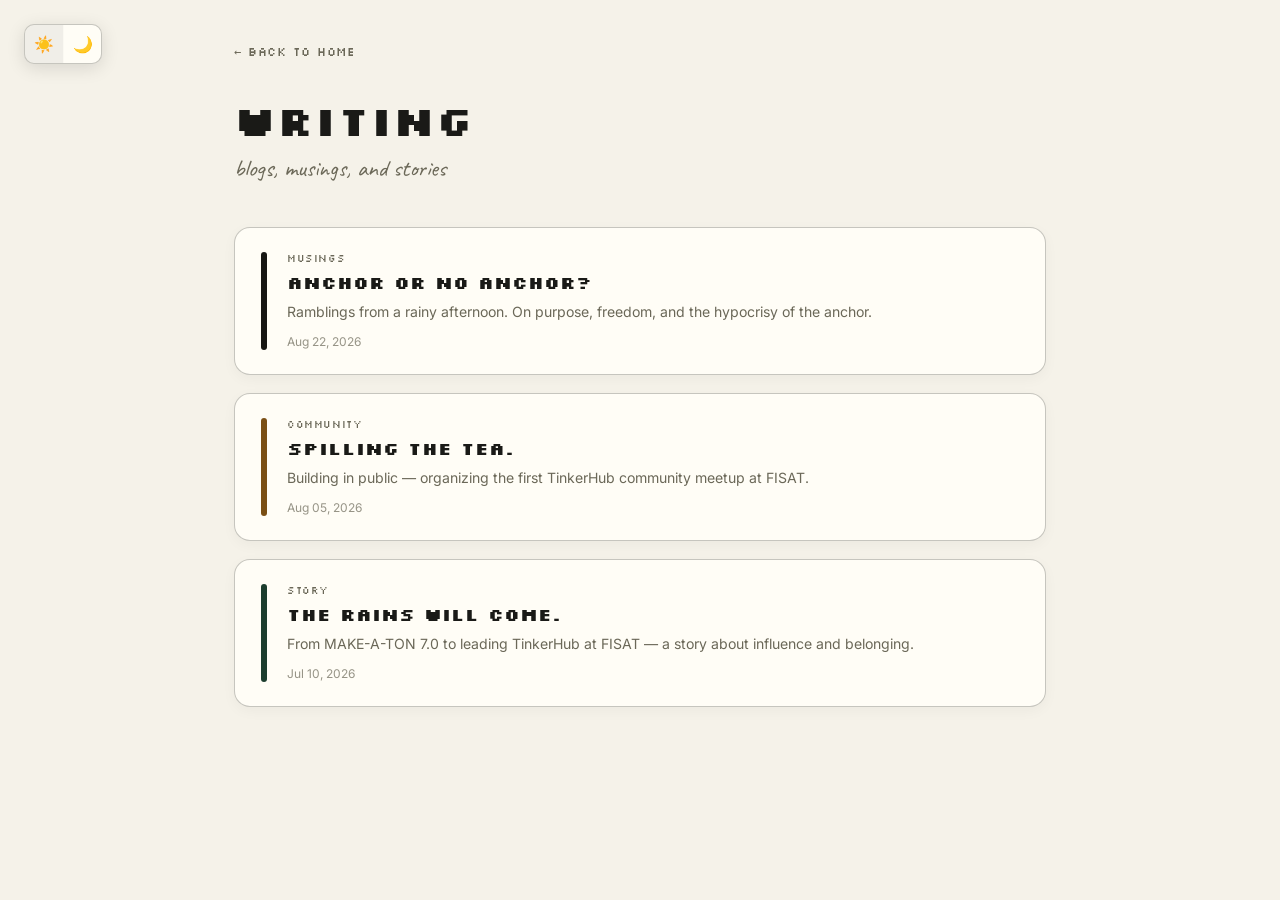
<file: writing.html>
<!DOCTYPE html>
<html lang="en" data-theme="light">

<head>
  <meta charset="UTF-8">
  <meta name="viewport" content="width=device-width, initial-scale=1, viewport-fit=cover">
  <title>writing — nik3el</title>
  <meta name="description" content="Writing by Nikhil — blogs, musings, and stories.">
  <link rel="preconnect" href="https://fonts.googleapis.com">
  <link rel="preconnect" href="https://fonts.gstatic.com" crossorigin>
  <link
    href="https://fonts.googleapis.com/css2?family=Silkscreen:wght@400;700&family=Caveat:wght@500;700&family=Inter:wght@400;500;600&display=swap"
    rel="stylesheet">
  <link rel="stylesheet" href="theme.css">
  <script src="theme.js"></script>
  <style>
    * {
      box-sizing: border-box;
    }

    html {
      scroll-behavior: smooth;
      text-size-adjust: 100%;
    }

    body {
      margin: 0;
      color: var(--ink);
      font-family: 'Inter', -apple-system, BlinkMacSystemFont, sans-serif;
      background-color: var(--bg);
      min-height: 100vh;
      overflow-x: hidden;
    }

    .page-wrap {
      width: 100%;
      max-width: 860px;
      margin: 0 auto;
      padding: 40px 24px 100px;
    }

    .back-link {
      display: inline-flex;
      align-items: center;
      gap: 6px;
      font-family: 'Silkscreen', monospace;
      font-size: .75rem;
      letter-spacing: .04em;
      color: var(--ink-soft);
      text-decoration: none;
      margin-bottom: 36px;
      transition: color .2s ease, transform .2s ease;
    }

    .back-link:hover {
      color: var(--ink);
      transform: translateX(-3px);
    }

    .page-title {
      font-family: 'Silkscreen', monospace;
      font-size: 2.6rem;
      margin: 0 0 8px;
      letter-spacing: .03em;
      line-height: 1.2;
    }

    .page-subtitle {
      font-family: 'Caveat', cursive;
      font-size: 1.5rem;
      color: var(--ink-soft);
      margin: 0 0 44px;
    }

    .blog-list {
      display: flex;
      flex-direction: column;
      gap: 18px;
    }

    .blog-entry {
      display: flex;
      align-items: center;
      gap: 20px;
      background: var(--bg-card);
      border: 1.5px solid var(--border-soft);
      border-radius: 16px;
      padding: 24px 26px;
      text-decoration: none;
      color: var(--ink);
      box-shadow: 0 4px 14px rgba(0, 0, 0, .04);
      transition: border-color .2s ease, transform .25s cubic-bezier(.4, 0, .2, 1), box-shadow .25s ease;
    }

    .blog-entry:hover {
      border-color: var(--border);
      transform: translateY(-3px);
      box-shadow: 0 10px 24px rgba(0, 0, 0, .1);
    }

    .blog-entry-color {
      width: 6px;
      min-height: 52px;
      border-radius: 3px;
      flex-shrink: 0;
      align-self: stretch;
    }

    .blog-entry-content {
      flex: 1;
      min-width: 0;
    }

    .blog-entry-tag {
      font-family: 'Silkscreen', monospace;
      font-size: .62rem;
      letter-spacing: .06em;
      text-transform: uppercase;
      color: var(--ink-soft);
      margin-bottom: 6px;
    }

    .blog-entry h3 {
      font-family: 'Silkscreen', monospace;
      font-size: 1.15rem;
      margin: 0 0 6px;
      line-height: 1.35;
      color: var(--ink);
    }

    .blog-entry-desc {
      font-size: .88rem;
      color: var(--ink-soft);
      line-height: 1.5;
      margin: 0 0 8px;
    }

    .blog-entry-date {
      font-size: .75rem;
      color: var(--ink-soft);
      opacity: .7;
    }

    .blog-entry-arrow {
      font-size: 1rem;
      color: var(--ink-soft);
      opacity: 0;
      transform: translate(-4px, 4px);
      transition: opacity .2s ease, transform .2s ease;
      flex-shrink: 0;
    }

    .blog-entry:hover .blog-entry-arrow {
      opacity: .9;
      transform: translate(0, 0);
    }

    @media (max-width: 580px) {
      .page-wrap {
        padding: 24px 16px 80px;
      }

      .page-title {
        font-size: 1.85rem;
      }

      .page-subtitle {
        font-size: 1.3rem;
        margin-bottom: 32px;
      }

      .blog-entry {
        padding: 18px 18px;
        gap: 14px;
      }

      .blog-entry h3 {
        font-size: 1rem;
      }

      .blog-entry-desc {
        font-size: .82rem;
      }
    }
  </style>
</head>

<body>
  <div class="page-wrap">
    <a href="index.html" class="back-link">← back to home</a>

    <h1 class="page-title">writing</h1>
    <p class="page-subtitle">blogs, musings, and stories</p>

    <div class="blog-list">
      <a href="blog-anchor-or-no-anchor.html" class="blog-entry">
        <div class="blog-entry-color" style="background: var(--blog-b1);"></div>
        <div class="blog-entry-content">
          <div class="blog-entry-tag">musings</div>
          <h3>Anchor or no anchor?</h3>
          <p class="blog-entry-desc">Ramblings from a rainy afternoon. On purpose, freedom, and the hypocrisy of the anchor.</p>
          <span class="blog-entry-date">Aug 22, 2026</span>
        </div>
        <span class="blog-entry-arrow">↗</span>
      </a>

      <a href="blog-spilling-the-tea.html" class="blog-entry">
        <div class="blog-entry-color" style="background: var(--blog-b2);"></div>
        <div class="blog-entry-content">
          <div class="blog-entry-tag">community</div>
          <h3>Spilling the tea.</h3>
          <p class="blog-entry-desc">Building in public — organizing the first TinkerHub community meetup at FISAT.</p>
          <span class="blog-entry-date">Aug 05, 2026</span>
        </div>
        <span class="blog-entry-arrow">↗</span>
      </a>

      <a href="blog-the-rains-will-come.html" class="blog-entry">
        <div class="blog-entry-color" style="background: var(--blog-b3);"></div>
        <div class="blog-entry-content">
          <div class="blog-entry-tag">story</div>
          <h3>The rains will come.</h3>
          <p class="blog-entry-desc">From MAKE-A-TON 7.0 to leading TinkerHub at FISAT — a story about influence and belonging.</p>
          <span class="blog-entry-date">Jul 10, 2026</span>
        </div>
        <span class="blog-entry-arrow">↗</span>
      </a>
    </div>
  </div>
</body>

</html>
</file>
<file: theme.css>
/* ──────────────────────────────────────────
   theme.css — shared theme system
   light / dark / solarized
   ────────────────────────────────────────── */

/* ── Light (default) ── */
:root,
[data-theme="light"] {
  --bg: #f5f2e9;
  --bg-card: #fffdf6;
  --ink: #1a1a17;
  --ink-soft: #6b6858;
  --border: #1a1a17;
  --border-soft: rgba(30, 28, 20, .25);
  --accent: #ef6c4d;
  --accent-text: #241000;
  --nav-bg: #fffdf6;
  --nav-hover-bg: #1a1a17;
  --nav-hover-text: #f5f2e9;
  --photo-bg: #fff;
  --switcher-bg: rgba(0, 0, 0, .06);
  --switcher-hover: rgba(0, 0, 0, .12);
  --blog-b1: #171713;
  --blog-b2: #7a4f14;
  --blog-b3: #1c3d2e;
}

/* ── Dark ── */
[data-theme="dark"] {
  --bg: #141414;
  --bg-card: #1e1e1e;
  --ink: #e8e6e0;
  --ink-soft: #9a978c;
  --border: #e8e6e0;
  --border-soft: rgba(232, 230, 224, .2);
  --accent: #ef6c4d;
  --accent-text: #fff;
  --nav-bg: #1e1e1e;
  --nav-hover-bg: #e8e6e0;
  --nav-hover-text: #141414;
  --photo-bg: #1e1e1e;
  --switcher-bg: rgba(255, 255, 255, .08);
  --switcher-hover: rgba(255, 255, 255, .15);
  --blog-b1: #2a2a2a;
  --blog-b2: #3d2a0a;
  --blog-b3: #0e2e1f;
}

/* ── Solarized ── */
[data-theme="solarized"] {
  --bg: #fdf6e3;
  --bg-card: #eee8d5;
  --ink: #073642;
  --ink-soft: #586e75;
  --border: #073642;
  --border-soft: rgba(7, 54, 66, .2);
  --accent: #cb4b16;
  --accent-text: #fdf6e3;
  --nav-bg: #eee8d5;
  --nav-hover-bg: #073642;
  --nav-hover-text: #fdf6e3;
  --photo-bg: #eee8d5;
  --switcher-bg: rgba(7, 54, 66, .08);
  --switcher-hover: rgba(7, 54, 66, .15);
  --blog-b1: #073642;
  --blog-b2: #6c4f1a;
  --blog-b3: #2aa198;
}

/* ── Transition ── */
body,
.hero-nav,
.hero-nav a,
.name-frame,
.cooking-card,
.photo-rect,
footer,
.blog-card,
.section-label,
.about-copy,
.my-name-is,
.back-link,
.blog-entry,
.page-title,
.page-subtitle,
.blog-title,
.blog-subtitle,
.blog-meta,
.blog-content p,
.blog-footer,
.theme-switcher,
.theme-btn,
.contact-card {
  transition: background-color .35s ease, color .35s ease, border-color .35s ease, box-shadow .35s ease;
}

/* ── Theme switcher UI ── */
.theme-switcher {
  position: absolute;
  top: 24px;
  left: 24px;
  display: flex;
  gap: 0;
  background: var(--bg-card);
  border: 1.5px solid var(--border-soft);
  border-radius: 10px;
  overflow: hidden;
  box-shadow: 0 4px 18px rgba(0, 0, 0, .12);
  z-index: 999;
}

.theme-btn {
  display: flex;
  align-items: center;
  justify-content: center;
  width: 38px;
  height: 38px;
  border: none;
  background: transparent;
  cursor: pointer;
  font-size: 1rem;
  color: var(--ink-soft);
  transition: background .2s ease, color .2s ease;
  position: relative;
}

.theme-btn:hover {
  background: var(--switcher-hover);
}

.theme-btn.active {
  background: var(--switcher-bg);
  color: var(--ink);
}

.theme-btn+.theme-btn {
  border-left: 1px solid var(--border-soft);
}

.theme-btn .tooltip-label {
  position: absolute;
  top: 110%;
  left: 50%;
  transform: translateX(-50%) translateY(-4px);
  background: var(--ink);
  color: var(--bg);
  padding: 4px 10px;
  border-radius: 6px;
  font-family: 'Silkscreen', monospace;
  font-size: .55rem;
  letter-spacing: .04em;
  white-space: nowrap;
  opacity: 0;
  pointer-events: none;
  transition: opacity .15s ease, transform .15s ease;
}

.theme-btn:hover .tooltip-label {
  opacity: 1;
  transform: translateX(-50%) translateY(0);
}
</file>
